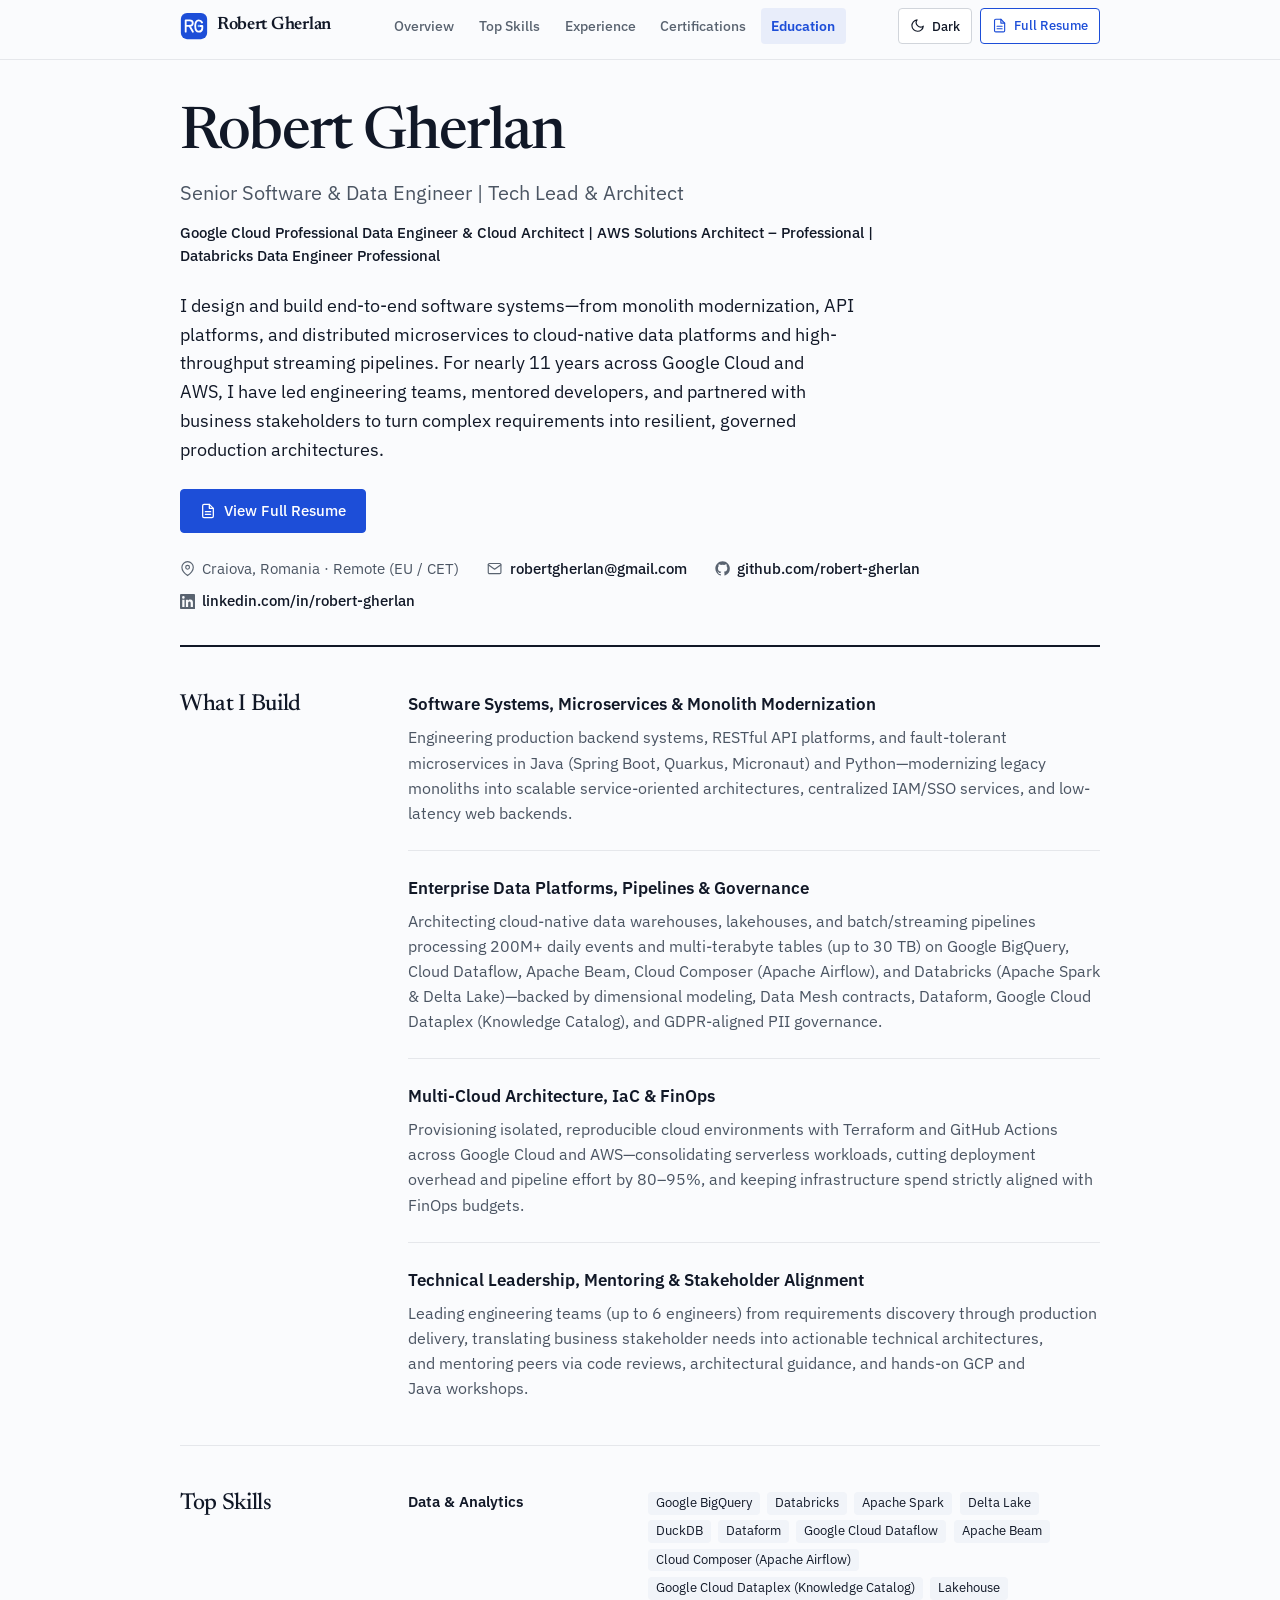
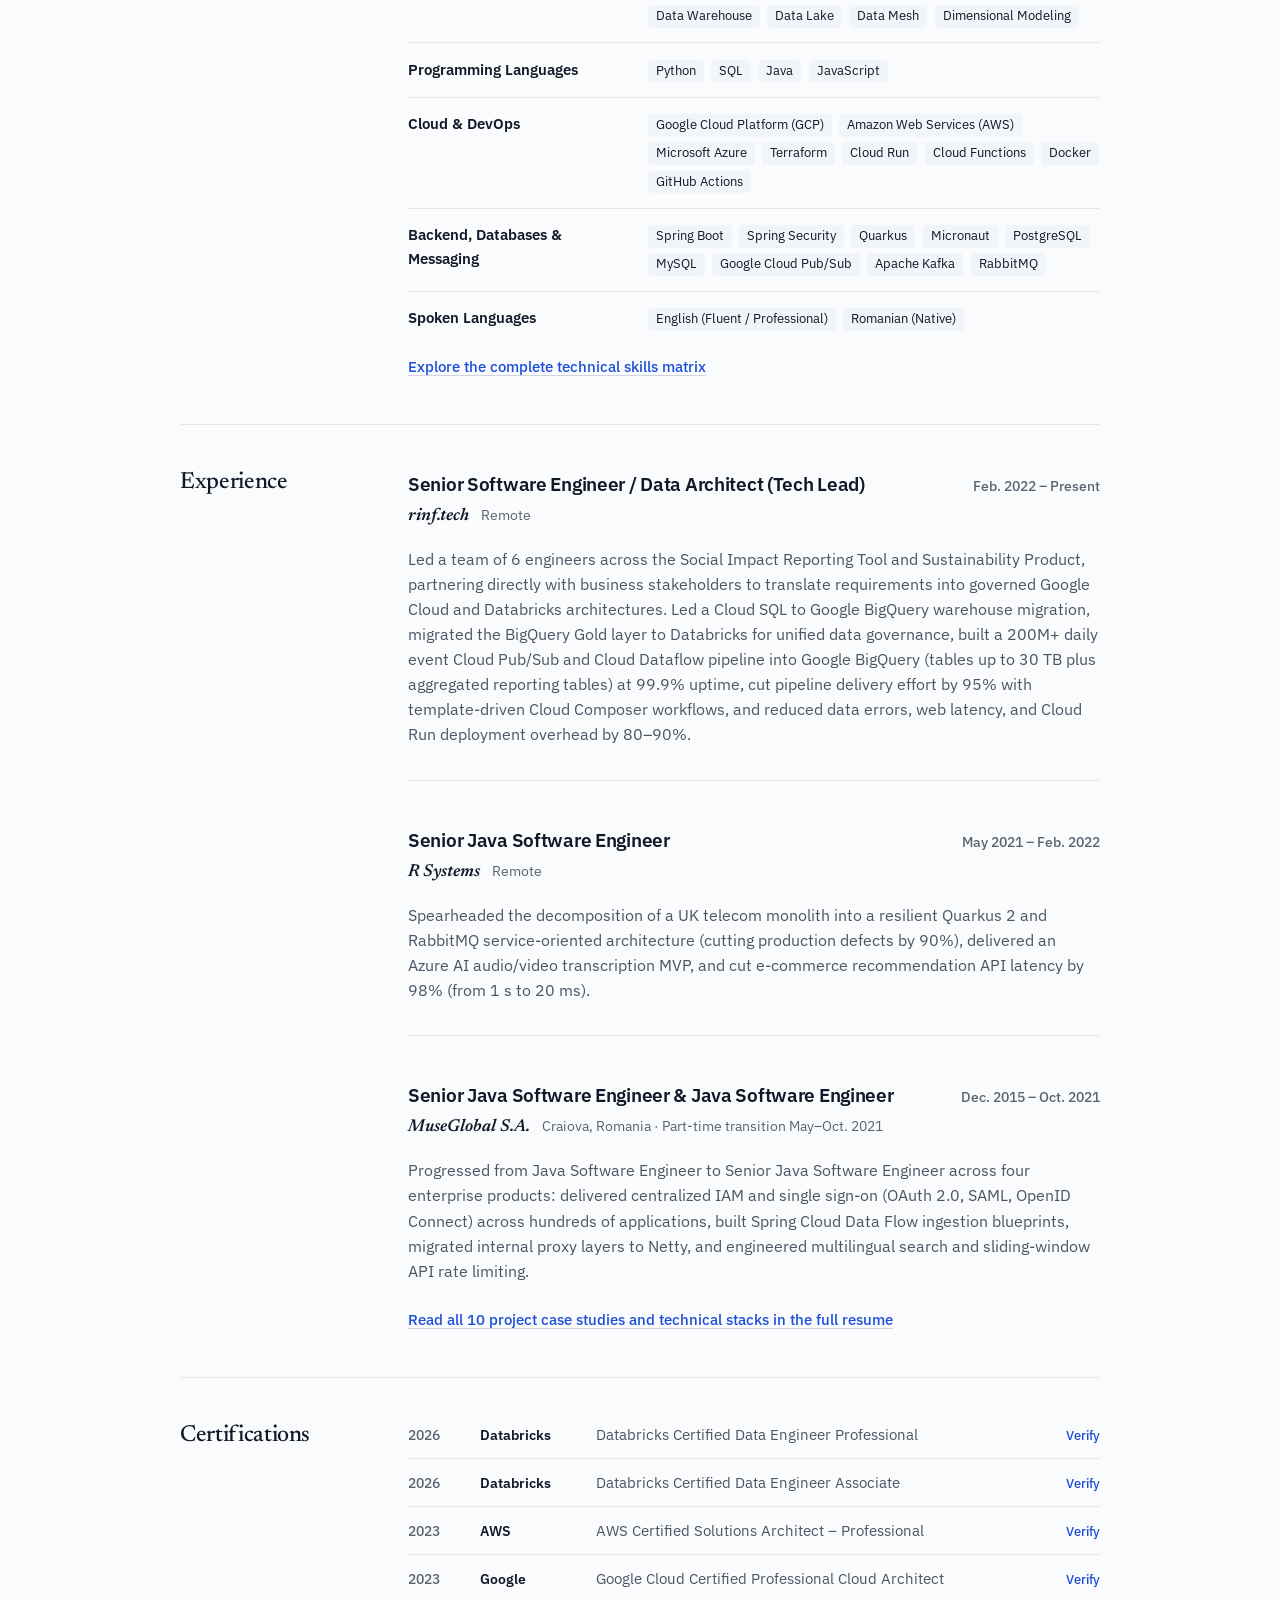
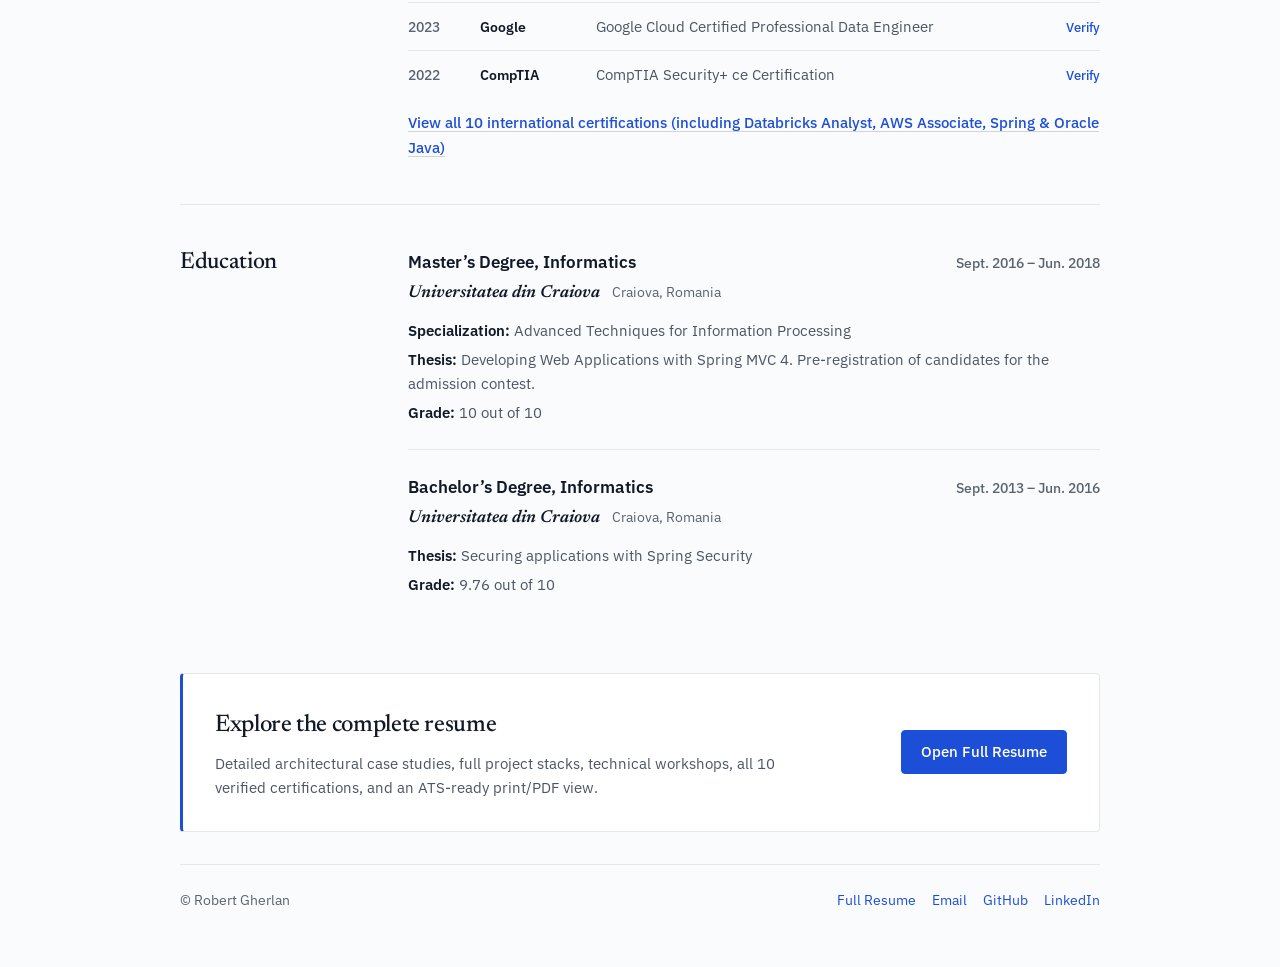
<file: index.html>
<!DOCTYPE html>
<html lang="en" data-theme="light">
    <head>
        <meta charset="utf-8" />
        <meta name="viewport" content="width=device-width, initial-scale=1, viewport-fit=cover" />
        <meta
            name="description"
            content="Robert Gherlan - Senior Software &amp; Data Engineer, Tech Lead, and Architect with nearly 11 years of experience building software systems, microservices, and cloud-native data platforms on Google Cloud and AWS."
        />
        <meta name="author" content="Robert Gherlan" />
        <meta name="color-scheme" content="light dark" />
        <meta property="og:title" content="Robert Gherlan - Senior Software &amp; Data Engineer | Tech Lead &amp; Architect" />
        <meta
            property="og:description"
            content="Nearly 11 years of experience building distributed software systems, microservices, monolith modernizations, and cloud-native data platforms on Google Cloud, AWS, and Databricks."
        />
        <meta property="og:type" content="website" />
        <title>Robert Gherlan - Senior Software &amp; Data Engineer | Tech Lead &amp; Architect</title>
        <link rel="icon" type="image/svg+xml" href="assets/img/favicon.svg" />

        <!-- Typography: Newsreader (Editorial Display) + IBM Plex Sans (Technical Body) -->
        <link rel="preconnect" href="https://fonts.googleapis.com" />
        <link rel="preconnect" href="https://fonts.gstatic.com" crossorigin />
        <link
            href="https://fonts.googleapis.com/css2?family=IBM+Plex+Sans:ital,wght@0,400;0,500;0,600;1,400&family=Newsreader:ital,opsz,wght@0,6..72,500;0,6..72,600;1,6..72,500;1,6..72,600&display=swap"
            rel="stylesheet"
        />

        <!-- Prevent flash of incorrect theme before stylesheet paints -->
        <script>
            (function () {
                try {
                    var saved = localStorage.getItem("rg-resume-theme");
                    if (saved === "dark" || saved === "light") {
                        document.documentElement.setAttribute("data-theme", saved);
                    } else if (window.matchMedia && window.matchMedia("(prefers-color-scheme: dark)").matches) {
                        document.documentElement.setAttribute("data-theme", "dark");
                    }
                } catch (e) {}
            })();
        </script>

        <link rel="stylesheet" href="css/styles.css" />
        <script src="js/scripts.js" defer></script>
    </head>
    <body id="top">
        <a class="skip-link" href="#main-content">Skip to main content</a>

        <!-- Sticky Top Navigation -->
        <header class="site-header">
            <div class="site-header-inner">
                <a class="site-brand" href="#top" aria-label="Robert Gherlan">
                    <img class="brand-mark" src="assets/img/favicon.svg" alt="" width="28" height="28" aria-hidden="true" />
                    <span class="brand-name">Robert Gherlan</span>
                </a>

                <nav class="site-nav" aria-label="Primary navigation">
                    <a class="site-nav-link" href="#overview" aria-current="true">Overview</a>
                    <a class="site-nav-link" href="#expertise">Top Skills</a>
                    <a class="site-nav-link" href="#experience">Experience</a>
                    <a class="site-nav-link" href="#certifications">Certifications</a>
                    <a class="site-nav-link" href="#education">Education</a>
                </nav>

                <div class="header-controls">
                    <button
                        type="button"
                        class="control-btn theme-btn"
                        id="theme-toggle"
                        aria-pressed="false"
                        aria-label="Switch to dark theme"
                    >
                        <svg class="icon-moon" viewBox="0 0 24 24" fill="none" stroke="currentColor" stroke-width="1.8" stroke-linecap="round" stroke-linejoin="round" aria-hidden="true">
                            <path d="M21 12.79A9 9 0 1 1 11.21 3 7 7 0 0 0 21 12.79z"></path>
                        </svg>
                        <svg class="icon-sun" viewBox="0 0 24 24" fill="none" stroke="currentColor" stroke-width="1.8" stroke-linecap="round" stroke-linejoin="round" aria-hidden="true">
                            <circle cx="12" cy="12" r="5"></circle>
                            <line x1="12" y1="1" x2="12" y2="3"></line>
                            <line x1="12" y1="21" x2="12" y2="23"></line>
                            <line x1="4.22" y1="4.22" x2="5.64" y2="5.64"></line>
                            <line x1="18.36" y1="18.36" x2="19.78" y2="19.78"></line>
                            <line x1="1" y1="12" x2="3" y2="12"></line>
                            <line x1="21" y1="12" x2="23" y2="12"></line>
                            <line x1="4.22" y1="19.78" x2="5.64" y2="18.36"></line>
                            <line x1="18.36" y1="5.64" x2="19.78" y2="4.22"></line>
                        </svg>
                        <span class="control-label">Dark</span>
                    </button>

                    <a class="control-btn header-cta" href="resume.html" aria-label="Open full resume">
                        <svg viewBox="0 0 24 24" fill="none" stroke="currentColor" stroke-width="1.8" stroke-linecap="round" stroke-linejoin="round" aria-hidden="true">
                            <path d="M14 2H6a2 2 0 0 0-2 2v16a2 2 0 0 0 2 2h12a2 2 0 0 0 2-2V8z"></path>
                            <polyline points="14 2 14 8 20 8"></polyline>
                            <line x1="16" y1="13" x2="8" y2="13"></line>
                            <line x1="16" y1="17" x2="8" y2="17"></line>
                        </svg>
                        <span class="control-label">Full Resume</span>
                    </a>
                </div>
            </div>
        </header>

        <main class="resume-document" id="main-content">
            <!-- Presentation Masthead -->
            <header class="masthead">
                <h1 class="masthead-name">Robert Gherlan</h1>
                <p class="masthead-role">Senior Software &amp; Data Engineer | Tech Lead &amp; Architect</p>
                <p class="masthead-credentials">
                    Google Cloud Professional Data Engineer &amp; Cloud Architect | AWS Solutions Architect &ndash; Professional |
                    Databricks Data Engineer Professional
                </p>
                <p class="masthead-pitch">
                    I design and build end-to-end software systems&mdash;from monolith modernization, API platforms, and
                    distributed microservices to cloud-native data platforms and high-throughput streaming pipelines. For nearly
                    11&nbsp;years across Google Cloud and AWS, I have led engineering teams, mentored developers, and partnered
                    with business stakeholders to turn complex requirements into resilient, governed production architectures.
                </p>

                <div class="cta-group">
                    <a class="primary-btn" href="resume.html">
                        <svg viewBox="0 0 24 24" fill="none" stroke="currentColor" stroke-width="1.9" stroke-linecap="round" stroke-linejoin="round" aria-hidden="true">
                            <path d="M14 2H6a2 2 0 0 0-2 2v16a2 2 0 0 0 2 2h12a2 2 0 0 0 2-2V8z"></path>
                            <polyline points="14 2 14 8 20 8"></polyline>
                            <line x1="16" y1="13" x2="8" y2="13"></line>
                            <line x1="16" y1="17" x2="8" y2="17"></line>
                        </svg>
                        View Full Resume
                    </a>
                </div>

                <ul class="contact-list" aria-label="Contact information">
                    <li class="contact-item">
                        <svg viewBox="0 0 24 24" fill="none" stroke="currentColor" stroke-width="1.8" stroke-linecap="round" stroke-linejoin="round" aria-hidden="true">
                            <path d="M21 10c0 7-9 13-9 13s-9-6-9-13a9 9 0 0 1 18 0z"></path>
                            <circle cx="12" cy="10" r="3"></circle>
                        </svg>
                        <span>Craiova, Romania &middot; Remote (EU / CET)</span>
                    </li>
                    <li class="contact-item">
                        <svg viewBox="0 0 24 24" fill="none" stroke="currentColor" stroke-width="1.8" stroke-linecap="round" stroke-linejoin="round" aria-hidden="true">
                            <path d="M4 4h16c1.1 0 2 .9 2 2v12c0 1.1-.9 2-2 2H4c-1.1 0-2-.9-2-2V6c0-1.1.9-2 2-2z"></path>
                            <polyline points="22,6 12,13 2,6"></polyline>
                        </svg>
                        <a href="mailto:robertgherlan@gmail.com">robertgherlan@gmail.com</a>
                    </li>
                    <li class="contact-item">
                        <svg viewBox="0 0 24 24" fill="currentColor" aria-hidden="true">
                            <path d="M12 .5C5.65.5.5 5.65.5 12c0 5.09 3.29 9.4 7.86 10.92.58.1.79-.25.79-.56 0-.28-.01-1.02-.02-2-3.2.7-3.88-1.54-3.88-1.54-.52-1.33-1.28-1.68-1.28-1.68-1.05-.71.08-.7.08-.7 1.16.08 1.77 1.19 1.77 1.19 1.03 1.76 2.7 1.25 3.36.96.1-.75.4-1.25.73-1.54-2.55-.29-5.24-1.28-5.24-5.68 0-1.26.45-2.28 1.19-3.09-.12-.29-.52-1.46.11-3.05 0 0 .97-.31 3.18 1.18a11.07 11.07 0 0 1 5.8 0c2.2-1.49 3.17-1.18 3.17-1.18.63 1.59.23 2.76.12 3.05.74.81 1.18 1.83 1.18 3.09 0 4.41-2.69 5.38-5.26 5.67.41.36.78 1.06.78 2.14 0 1.55-.01 2.79-.01 3.17 0 .31.21.67.8.56A11.51 11.51 0 0 0 23.5 12C23.5 5.65 18.35.5 12 .5z"></path>
                        </svg>
                        <a href="https://github.com/robert-gherlan" target="_blank" rel="noopener noreferrer">github.com/robert-gherlan</a>
                    </li>
                    <li class="contact-item">
                        <svg viewBox="0 0 24 24" fill="currentColor" aria-hidden="true">
                            <path d="M20.45 20.45h-3.56v-5.57c0-1.33-.03-3.04-1.85-3.04-1.85 0-2.14 1.45-2.14 2.94v5.67H9.34V9h3.41v1.56h.05c.48-.9 1.64-1.85 3.37-1.85 3.6 0 4.27 2.37 4.27 5.46v6.28zM5.34 7.43a2.06 2.06 0 1 1 0-4.12 2.06 2.06 0 0 1 0 4.12zM7.12 20.45H3.56V9h3.56v11.45zM22.23 0H1.77C.79 0 0 .77 0 1.72v20.56C0 23.23.79 24 1.77 24h20.46c.98 0 1.77-.77 1.77-1.72V1.72C24 .77 23.21 0 22.23 0z"></path>
                        </svg>
                        <a href="https://www.linkedin.com/in/robert-gherlan" target="_blank" rel="noopener noreferrer">linkedin.com/in/robert-gherlan</a>
                    </li>
                </ul>
            </header>

            <!-- What I Build / Architectural Focus -->
            <section class="resume-section" id="overview" aria-labelledby="heading-overview">
                <div class="section-heading-col">
                    <h2 class="section-heading" id="heading-overview">What I Build</h2>
                </div>

                <div class="section-content-col">
                    <div class="focus-list">
                        <div class="focus-item">
                            <h3 class="focus-title">Software Systems, Microservices &amp; Monolith Modernization</h3>
                            <p class="focus-copy">
                                Engineering production backend systems, RESTful API platforms, and fault-tolerant microservices in
                                Java (Spring Boot, Quarkus, Micronaut) and Python&mdash;modernizing legacy monoliths into scalable
                                service-oriented architectures, centralized IAM/SSO services, and low-latency web backends.
                            </p>
                        </div>

                        <div class="focus-item">
                            <h3 class="focus-title">Enterprise Data Platforms, Pipelines &amp; Governance</h3>
                            <p class="focus-copy">
                                Architecting cloud-native data warehouses, lakehouses, and batch/streaming pipelines processing
                                200M+&nbsp;daily events and multi-terabyte tables (up to 30&nbsp;TB) on Google BigQuery, Cloud
                                Dataflow, Apache Beam, Cloud Composer (Apache Airflow), and Databricks (Apache Spark &amp; Delta
                                Lake)&mdash;backed by dimensional modeling, Data Mesh contracts, Dataform, Google Cloud Dataplex
                                (Knowledge Catalog), and GDPR-aligned PII governance.
                            </p>
                        </div>

                        <div class="focus-item">
                            <h3 class="focus-title">Multi-Cloud Architecture, IaC &amp; FinOps</h3>
                            <p class="focus-copy">
                                Provisioning isolated, reproducible cloud environments with Terraform and GitHub Actions across Google
                                Cloud and AWS&mdash;consolidating serverless workloads, cutting deployment overhead and pipeline effort
                                by 80&ndash;95%, and keeping infrastructure spend strictly aligned with FinOps budgets.
                            </p>
                        </div>

                        <div class="focus-item">
                            <h3 class="focus-title">Technical Leadership, Mentoring &amp; Stakeholder Alignment</h3>
                            <p class="focus-copy">
                                Leading engineering teams (up to 6&nbsp;engineers) from requirements discovery through production
                                delivery, translating business stakeholder needs into actionable technical architectures, and mentoring
                                peers via code reviews, architectural guidance, and hands-on GCP and Java workshops.
                            </p>
                        </div>
                    </div>
                </div>
            </section>

            <!-- Top Skills (Placed ahead of Experience for fast recruiter keyword scanning) -->
            <section class="resume-section" id="expertise" aria-labelledby="heading-expertise">
                <div class="section-heading-col">
                    <h2 class="section-heading" id="heading-expertise">Top Skills</h2>
                </div>

                <div class="section-content-col">
                    <dl class="skills-list">
                        <div class="skill-row">
                            <dt class="skill-term">Data &amp; Analytics</dt>
                            <dd class="skill-values">
                                <span class="tech-tag">Google BigQuery</span>
                                <span class="tech-tag">Databricks</span>
                                <span class="tech-tag">Apache Spark</span>
                                <span class="tech-tag">Delta Lake</span>
                                <span class="tech-tag">DuckDB</span>
                                <span class="tech-tag">Dataform</span>
                                <span class="tech-tag">Google Cloud Dataflow</span>
                                <span class="tech-tag">Apache Beam</span>
                                <span class="tech-tag">Cloud Composer (Apache Airflow)</span>
                                <span class="tech-tag">Google Cloud Dataplex (Knowledge Catalog)</span>
                                <span class="tech-tag">Lakehouse</span>
                                <span class="tech-tag">Data Warehouse</span>
                                <span class="tech-tag">Data Lake</span>
                                <span class="tech-tag">Data Mesh</span>
                                <span class="tech-tag">Dimensional Modeling</span>
                            </dd>
                        </div>

                        <div class="skill-row">
                            <dt class="skill-term">Programming Languages</dt>
                            <dd class="skill-values">
                                <span class="tech-tag">Python</span>
                                <span class="tech-tag">SQL</span>
                                <span class="tech-tag">Java</span>
                                <span class="tech-tag">JavaScript</span>
                            </dd>
                        </div>

                        <div class="skill-row">
                            <dt class="skill-term">Cloud &amp; DevOps</dt>
                            <dd class="skill-values">
                                <span class="tech-tag">Google Cloud Platform (GCP)</span>
                                <span class="tech-tag">Amazon Web Services (AWS)</span>
                                <span class="tech-tag">Microsoft Azure</span>
                                <span class="tech-tag">Terraform</span>
                                <span class="tech-tag">Cloud Run</span>
                                <span class="tech-tag">Cloud Functions</span>
                                <span class="tech-tag">Docker</span>
                                <span class="tech-tag">GitHub Actions</span>
                            </dd>
                        </div>

                        <div class="skill-row">
                            <dt class="skill-term">Backend, Databases &amp; Messaging</dt>
                            <dd class="skill-values">
                                <span class="tech-tag">Spring Boot</span>
                                <span class="tech-tag">Spring Security</span>
                                <span class="tech-tag">Quarkus</span>
                                <span class="tech-tag">Micronaut</span>
                                <span class="tech-tag">PostgreSQL</span>
                                <span class="tech-tag">MySQL</span>
                                <span class="tech-tag">Google Cloud Pub/Sub</span>
                                <span class="tech-tag">Apache Kafka</span>
                                <span class="tech-tag">RabbitMQ</span>
                            </dd>
                        </div>

                        <div class="skill-row">
                            <dt class="skill-term">Spoken Languages</dt>
                            <dd class="skill-values">
                                <span class="tech-tag">English (Fluent / Professional)</span>
                                <span class="tech-tag">Romanian (Native)</span>
                            </dd>
                        </div>
                    </dl>

                    <a class="section-more-link" href="resume.html#skills">
                        Explore the complete technical skills matrix
                    </a>
                </div>
            </section>

            <!-- Experience Snapshot -->
            <section class="resume-section" id="experience" aria-labelledby="heading-experience">
                <div class="section-heading-col">
                    <h2 class="section-heading" id="heading-experience">Experience</h2>
                </div>

                <div class="section-content-col">
                    <div class="experience-list">
                        <article class="role-entry">
                            <div class="role-header">
                                <div>
                                    <h3 class="role-title">Senior Software Engineer / Data Architect (Tech Lead)</h3>
                                    <div class="role-org">
                                        <span class="role-company">rinf.tech</span>
                                        <span class="role-location">Remote</span>
                                    </div>
                                </div>
                                <div class="role-dates">Feb. 2022 &ndash; Present</div>
                            </div>
                            <p class="role-summary">
                                Led a team of 6&nbsp;engineers across the Social Impact Reporting Tool and Sustainability Product,
                                partnering directly with business stakeholders to translate requirements into governed Google Cloud and
                                Databricks architectures. Led a Cloud SQL to Google BigQuery warehouse migration, migrated the BigQuery
                                Gold layer to Databricks for unified data governance, built a 200M+&nbsp;daily event Cloud Pub/Sub
                                and Cloud Dataflow pipeline into Google BigQuery (tables up to 30&nbsp;TB plus aggregated reporting
                                tables) at 99.9%&nbsp;uptime, cut pipeline delivery effort by 95% with template-driven Cloud Composer
                                workflows, and reduced data errors, web latency, and Cloud Run deployment overhead by 80&ndash;90%.
                            </p>
                        </article>

                        <article class="role-entry">
                            <div class="role-header">
                                <div>
                                    <h3 class="role-title">Senior Java Software Engineer</h3>
                                    <div class="role-org">
                                        <span class="role-company">R Systems</span>
                                        <span class="role-location">Remote</span>
                                    </div>
                                </div>
                                <div class="role-dates">May 2021 &ndash; Feb. 2022</div>
                            </div>
                            <p class="role-summary">
                                Spearheaded the decomposition of a UK telecom monolith into a resilient Quarkus&nbsp;2 and RabbitMQ
                                service-oriented architecture (cutting production defects by 90%), delivered an Azure AI audio/video
                                transcription MVP, and cut e-commerce recommendation API latency by 98% (from 1&nbsp;s to 20&nbsp;ms).
                            </p>
                        </article>

                        <article class="role-entry">
                            <div class="role-header">
                                <div>
                                    <h3 class="role-title">Senior Java Software Engineer &amp; Java Software Engineer</h3>
                                    <div class="role-org">
                                        <span class="role-company">MuseGlobal S.A.</span>
                                        <span class="role-location">Craiova, Romania &middot; Part-time transition May&ndash;Oct. 2021</span>
                                    </div>
                                </div>
                                <div class="role-dates">Dec. 2015 &ndash; Oct. 2021</div>
                            </div>
                            <p class="role-summary">
                                Progressed from Java Software Engineer to Senior Java Software Engineer across four enterprise products:
                                delivered centralized IAM and single sign-on (OAuth&nbsp;2.0, SAML, OpenID Connect) across hundreds of
                                applications, built Spring Cloud Data Flow ingestion blueprints, migrated internal proxy layers to Netty,
                                and engineered multilingual search and sliding-window API rate limiting.
                            </p>
                        </article>
                    </div>

                    <a class="section-more-link" href="resume.html#experience">
                        Read all 10 project case studies and technical stacks in the full resume
                    </a>
                </div>
            </section>

            <!-- Featured Certifications -->
            <section class="resume-section" id="certifications" aria-labelledby="heading-certifications">
                <div class="section-heading-col">
                    <h2 class="section-heading" id="heading-certifications">Certifications</h2>
                </div>

                <div class="section-content-col">
                    <ul class="cert-list">
                        <li class="cert-row">
                            <span class="cert-year">2026</span>
                            <span class="cert-issuer">Databricks</span>
                            <span class="cert-title">Databricks Certified Data Engineer Professional</span>
                            <a
                                class="cert-link"
                                href="https://credentials.databricks.com/5624499f-612b-4bf7-9fcb-f383bb1b5abe"
                                target="_blank"
                                rel="noopener noreferrer"
                                aria-label="Verify Databricks Certified Data Engineer Professional credential"
                            >
                                Verify
                            </a>
                        </li>
                        <li class="cert-row">
                            <span class="cert-year">2026</span>
                            <span class="cert-issuer">Databricks</span>
                            <span class="cert-title">Databricks Certified Data Engineer Associate</span>
                            <a
                                class="cert-link"
                                href="https://credentials.databricks.com/92c6b689-42cb-4cb2-b7e9-c7008d16eca3"
                                target="_blank"
                                rel="noopener noreferrer"
                                aria-label="Verify Databricks Certified Data Engineer Associate credential"
                            >
                                Verify
                            </a>
                        </li>
                        <li class="cert-row">
                            <span class="cert-year">2023</span>
                            <span class="cert-issuer">AWS</span>
                            <span class="cert-title">AWS Certified Solutions Architect &ndash; Professional</span>
                            <a
                                class="cert-link"
                                href="https://www.credly.com/badges/6ce6b44e-68ce-48d5-a7a5-a6d6f462f1bb"
                                target="_blank"
                                rel="noopener noreferrer"
                                aria-label="Verify AWS Certified Solutions Architect Professional credential"
                            >
                                Verify
                            </a>
                        </li>
                        <li class="cert-row">
                            <span class="cert-year">2023</span>
                            <span class="cert-issuer">Google</span>
                            <span class="cert-title">Google Cloud Certified Professional Cloud Architect</span>
                            <a
                                class="cert-link"
                                href="https://www.credly.com/badges/38549dbe-3cd3-4b26-9a23-35ae1ae7f3f7"
                                target="_blank"
                                rel="noopener noreferrer"
                                aria-label="Verify Google Cloud Certified Professional Cloud Architect credential"
                            >
                                Verify
                            </a>
                        </li>
                        <li class="cert-row">
                            <span class="cert-year">2023</span>
                            <span class="cert-issuer">Google</span>
                            <span class="cert-title">Google Cloud Certified Professional Data Engineer</span>
                            <a
                                class="cert-link"
                                href="https://www.credly.com/badges/7d6bdee0-a9ff-472e-9816-283686849f39"
                                target="_blank"
                                rel="noopener noreferrer"
                                aria-label="Verify Google Cloud Certified Professional Data Engineer credential"
                            >
                                Verify
                            </a>
                        </li>
                        <li class="cert-row">
                            <span class="cert-year">2022</span>
                            <span class="cert-issuer">CompTIA</span>
                            <span class="cert-title">CompTIA Security+ ce Certification</span>
                            <a
                                class="cert-link"
                                href="https://www.credly.com/badges/abd036c6-5edb-4757-a430-3440c31c62b9"
                                target="_blank"
                                rel="noopener noreferrer"
                                aria-label="Verify CompTIA Security+ ce Certification credential"
                            >
                                Verify
                            </a>
                        </li>
                    </ul>

                    <a class="section-more-link" href="resume.html#certifications">
                        View all 10 international certifications (including Databricks Analyst, AWS Associate, Spring &amp; Oracle Java)
                    </a>
                </div>
            </section>

            <!-- Education -->
            <section class="resume-section" id="education" aria-labelledby="heading-education">
                <div class="section-heading-col">
                    <h2 class="section-heading" id="heading-education">Education</h2>
                </div>

                <div class="section-content-col">
                    <div class="education-list">
                        <article class="edu-entry">
                            <div class="edu-meta">
                                <div>
                                    <h3 class="edu-degree">Master&rsquo;s Degree, Informatics</h3>
                                    <div class="role-org">
                                        <span class="role-company">Universitatea din Craiova</span>
                                        <span class="role-location">Craiova, Romania</span>
                                    </div>
                                </div>
                                <div class="role-dates">Sept. 2016 &ndash; Jun. 2018</div>
                            </div>
                            <ul class="edu-details">
                                <li><strong>Specialization:</strong> Advanced Techniques for Information Processing</li>
                                <li>
                                    <strong>Thesis:</strong> Developing Web Applications with Spring MVC&nbsp;4. Pre-registration of
                                    candidates for the admission contest.
                                </li>
                                <li class="tabular"><strong>Grade:</strong> 10 out of 10</li>
                            </ul>
                        </article>

                        <article class="edu-entry">
                            <div class="edu-meta">
                                <div>
                                    <h3 class="edu-degree">Bachelor&rsquo;s Degree, Informatics</h3>
                                    <div class="role-org">
                                        <span class="role-company">Universitatea din Craiova</span>
                                        <span class="role-location">Craiova, Romania</span>
                                    </div>
                                </div>
                                <div class="role-dates">Sept. 2013 &ndash; Jun. 2016</div>
                            </div>
                            <ul class="edu-details">
                                <li><strong>Thesis:</strong> Securing applications with Spring Security</li>
                                <li class="tabular"><strong>Grade:</strong> 9.76 out of 10</li>
                            </ul>
                        </article>
                    </div>
                </div>
            </section>

            <!-- Closing Full Resume Callout -->
            <aside class="resume-callout" aria-labelledby="callout-heading">
                <div class="callout-body">
                    <h2 class="callout-title" id="callout-heading">Explore the complete resume</h2>
                    <p class="callout-copy">
                        Detailed architectural case studies, full project stacks, technical workshops, all 10 verified certifications,
                        and an ATS-ready print/PDF view.
                    </p>
                </div>
                <div class="callout-actions">
                    <a class="primary-btn" href="resume.html">Open Full Resume</a>
                </div>
            </aside>

            <footer class="site-footer">
                <div>&copy; Robert Gherlan</div>
                <div class="footer-links">
                    <a href="resume.html">Full Resume</a>
                    <a href="mailto:robertgherlan@gmail.com">Email</a>
                    <a href="https://github.com/robert-gherlan" target="_blank" rel="noopener noreferrer">GitHub</a>
                    <a href="https://www.linkedin.com/in/robert-gherlan" target="_blank" rel="noopener noreferrer">LinkedIn</a>
                </div>
            </footer>
        </main>
    </body>
</html>
</file>
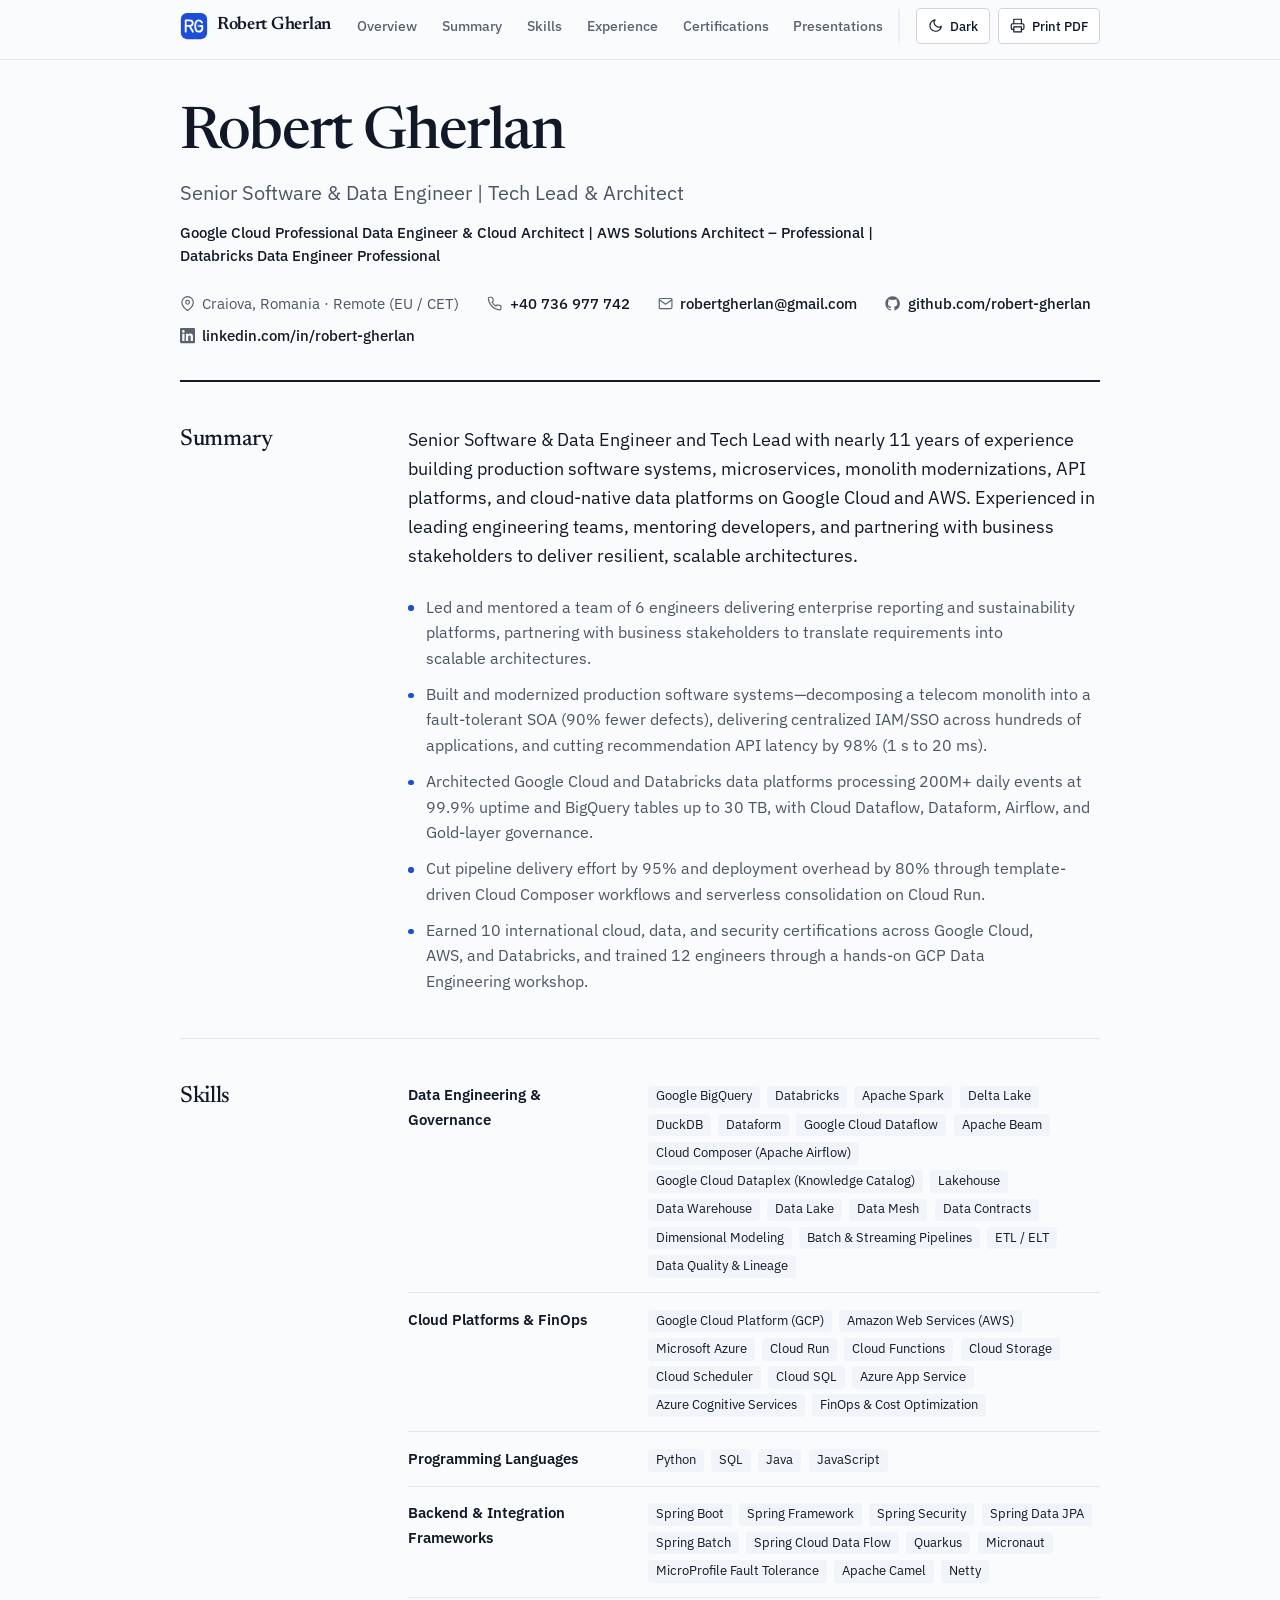
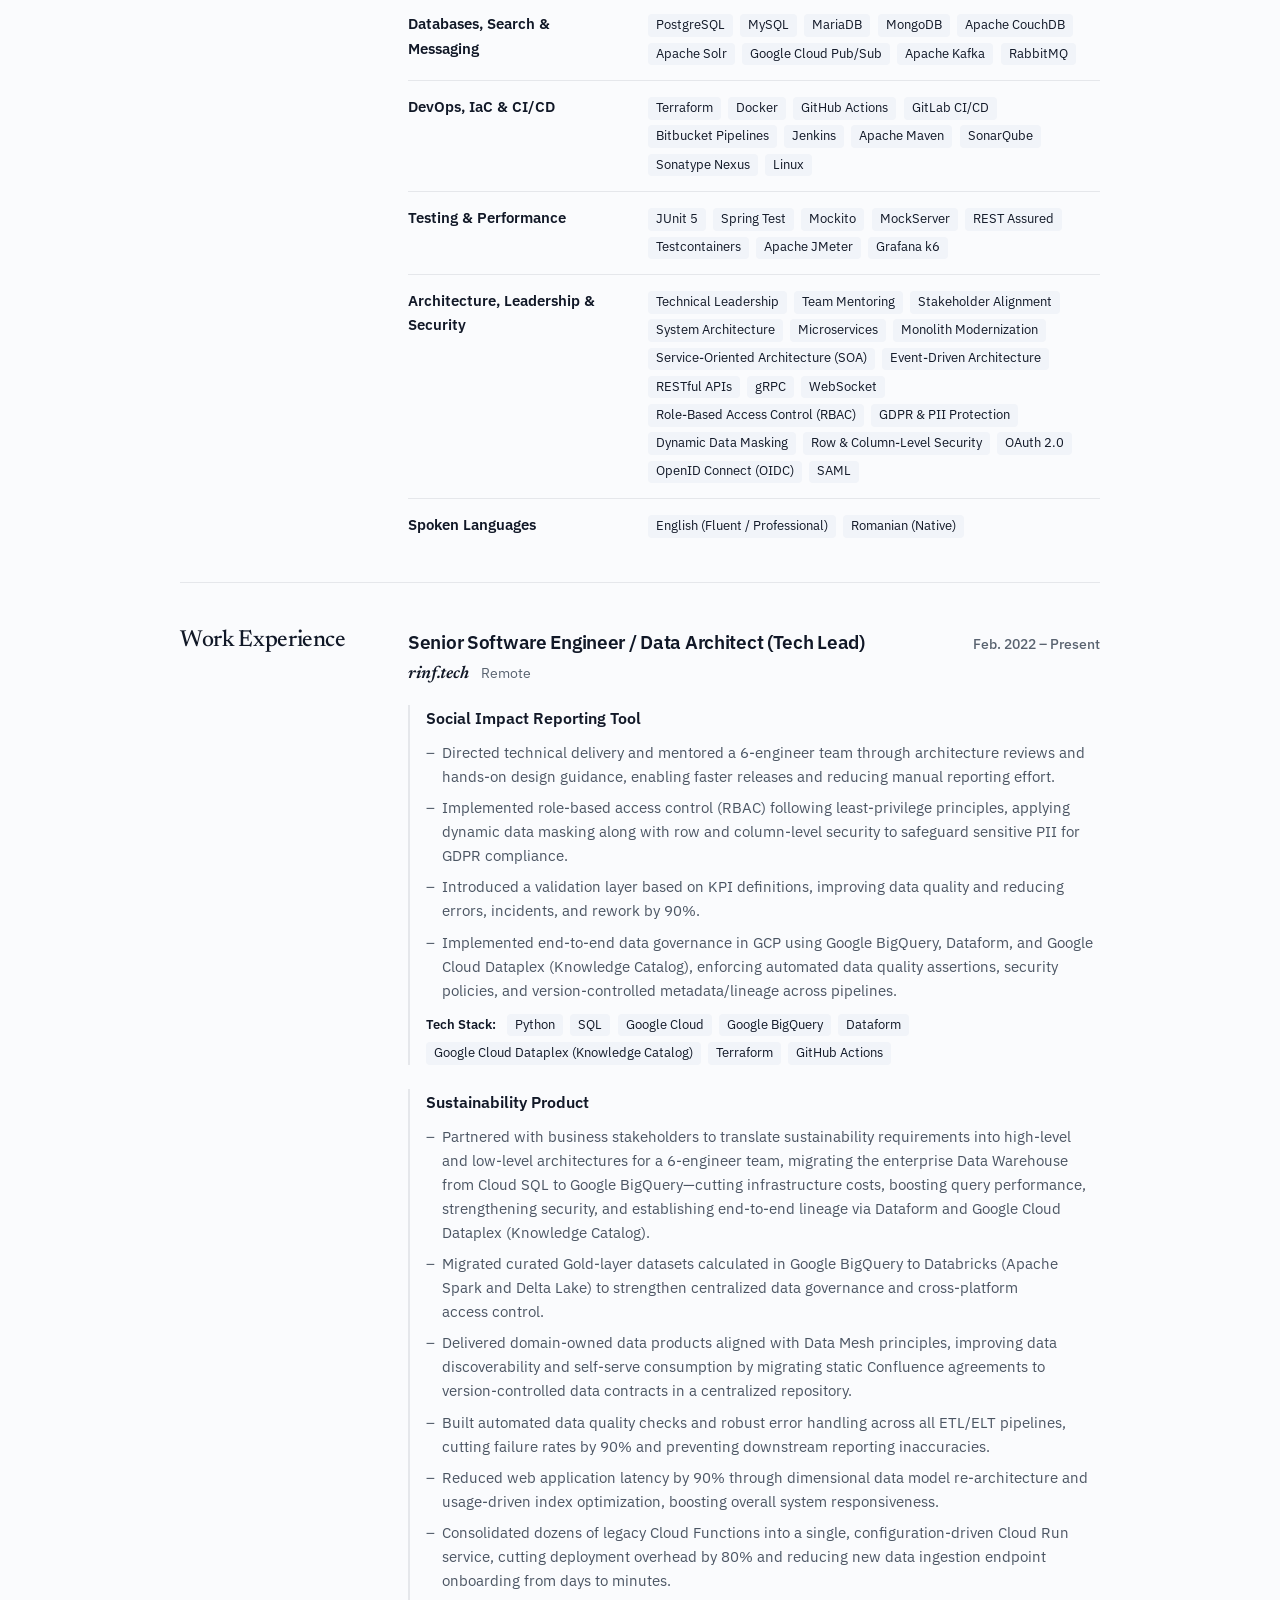
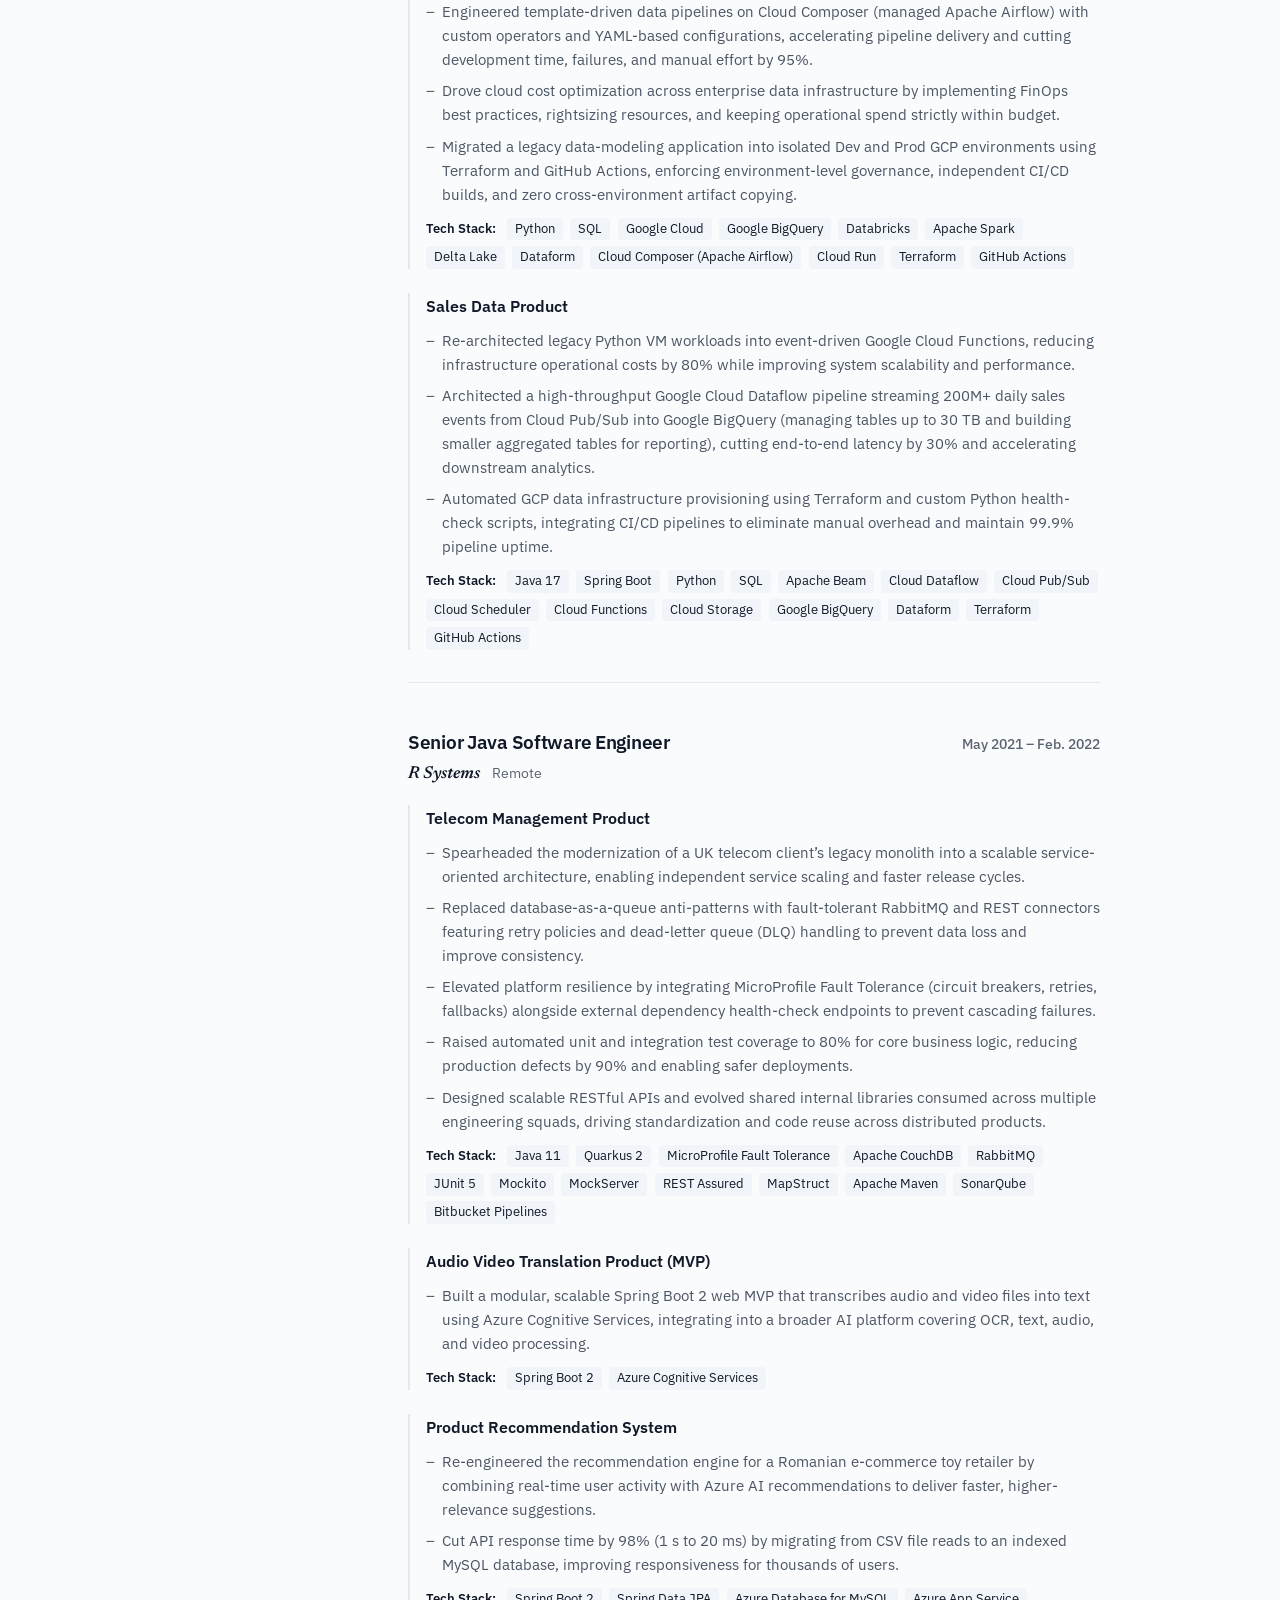
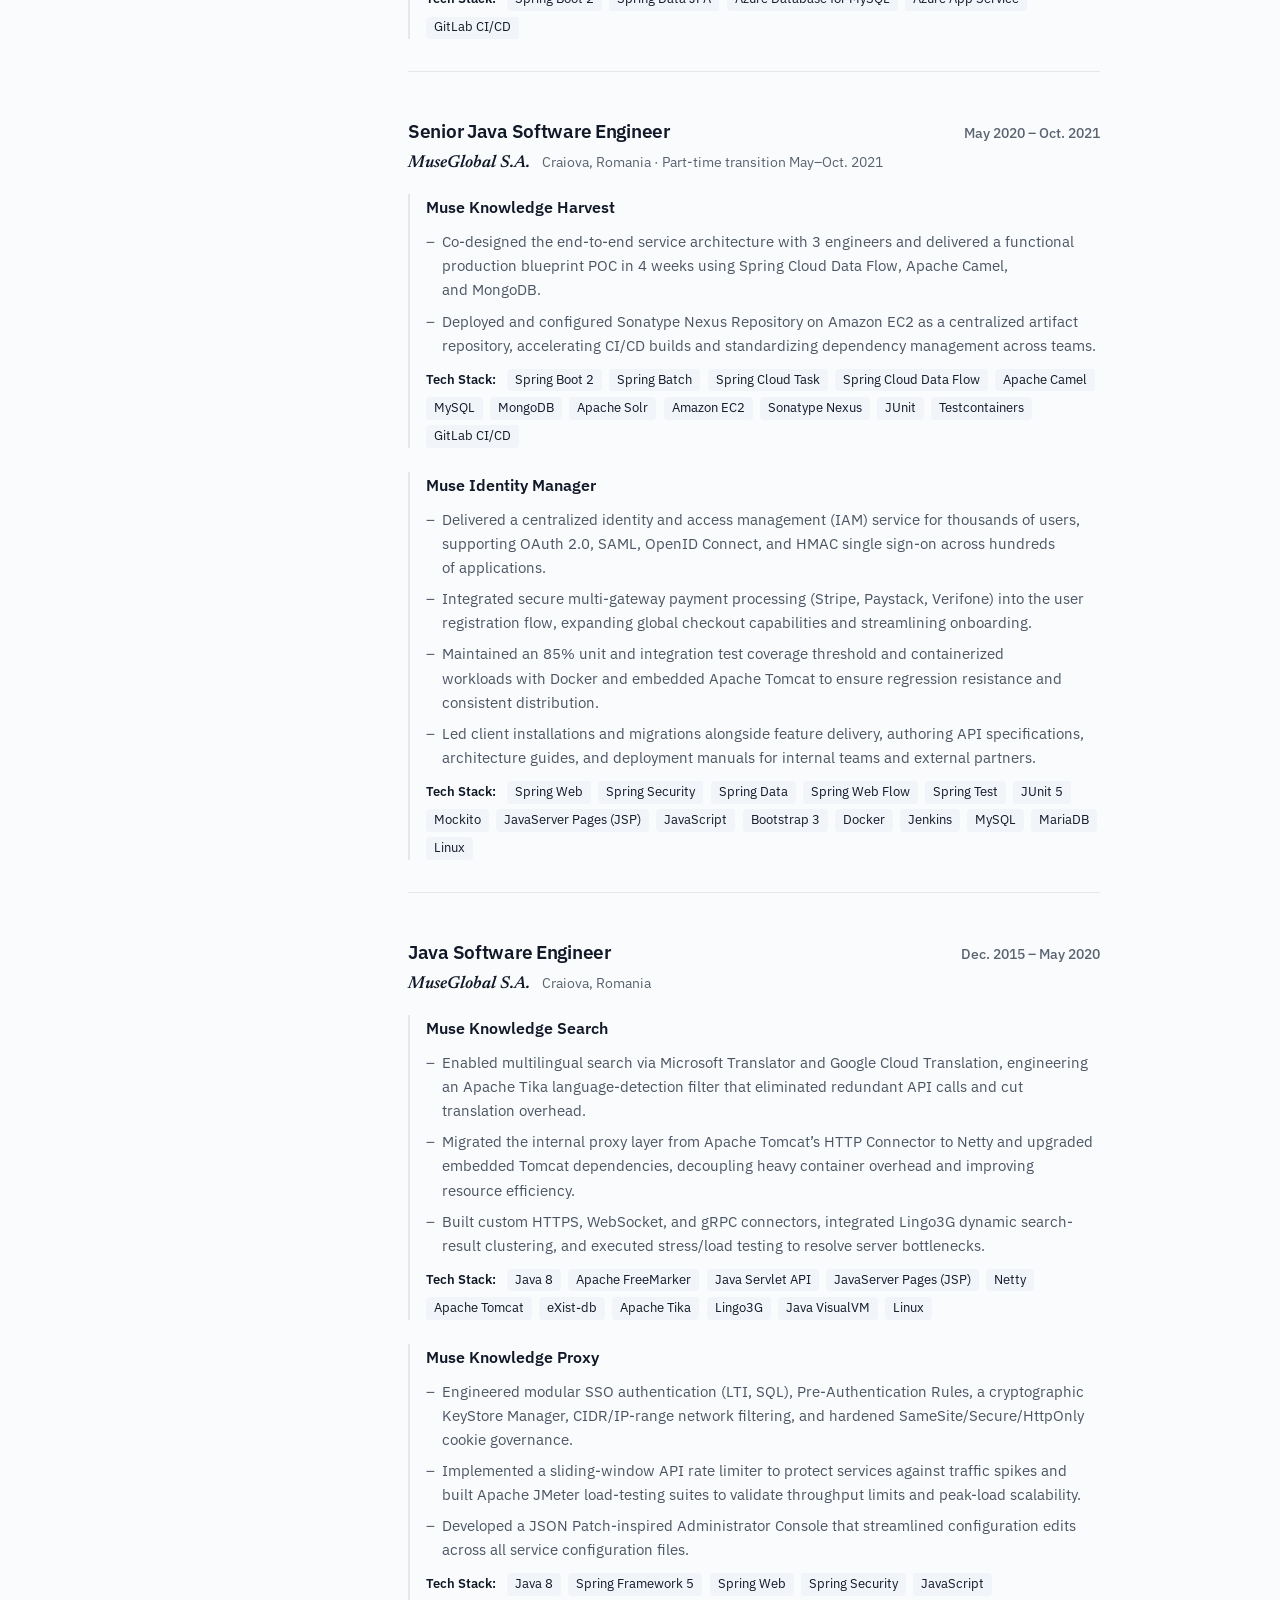
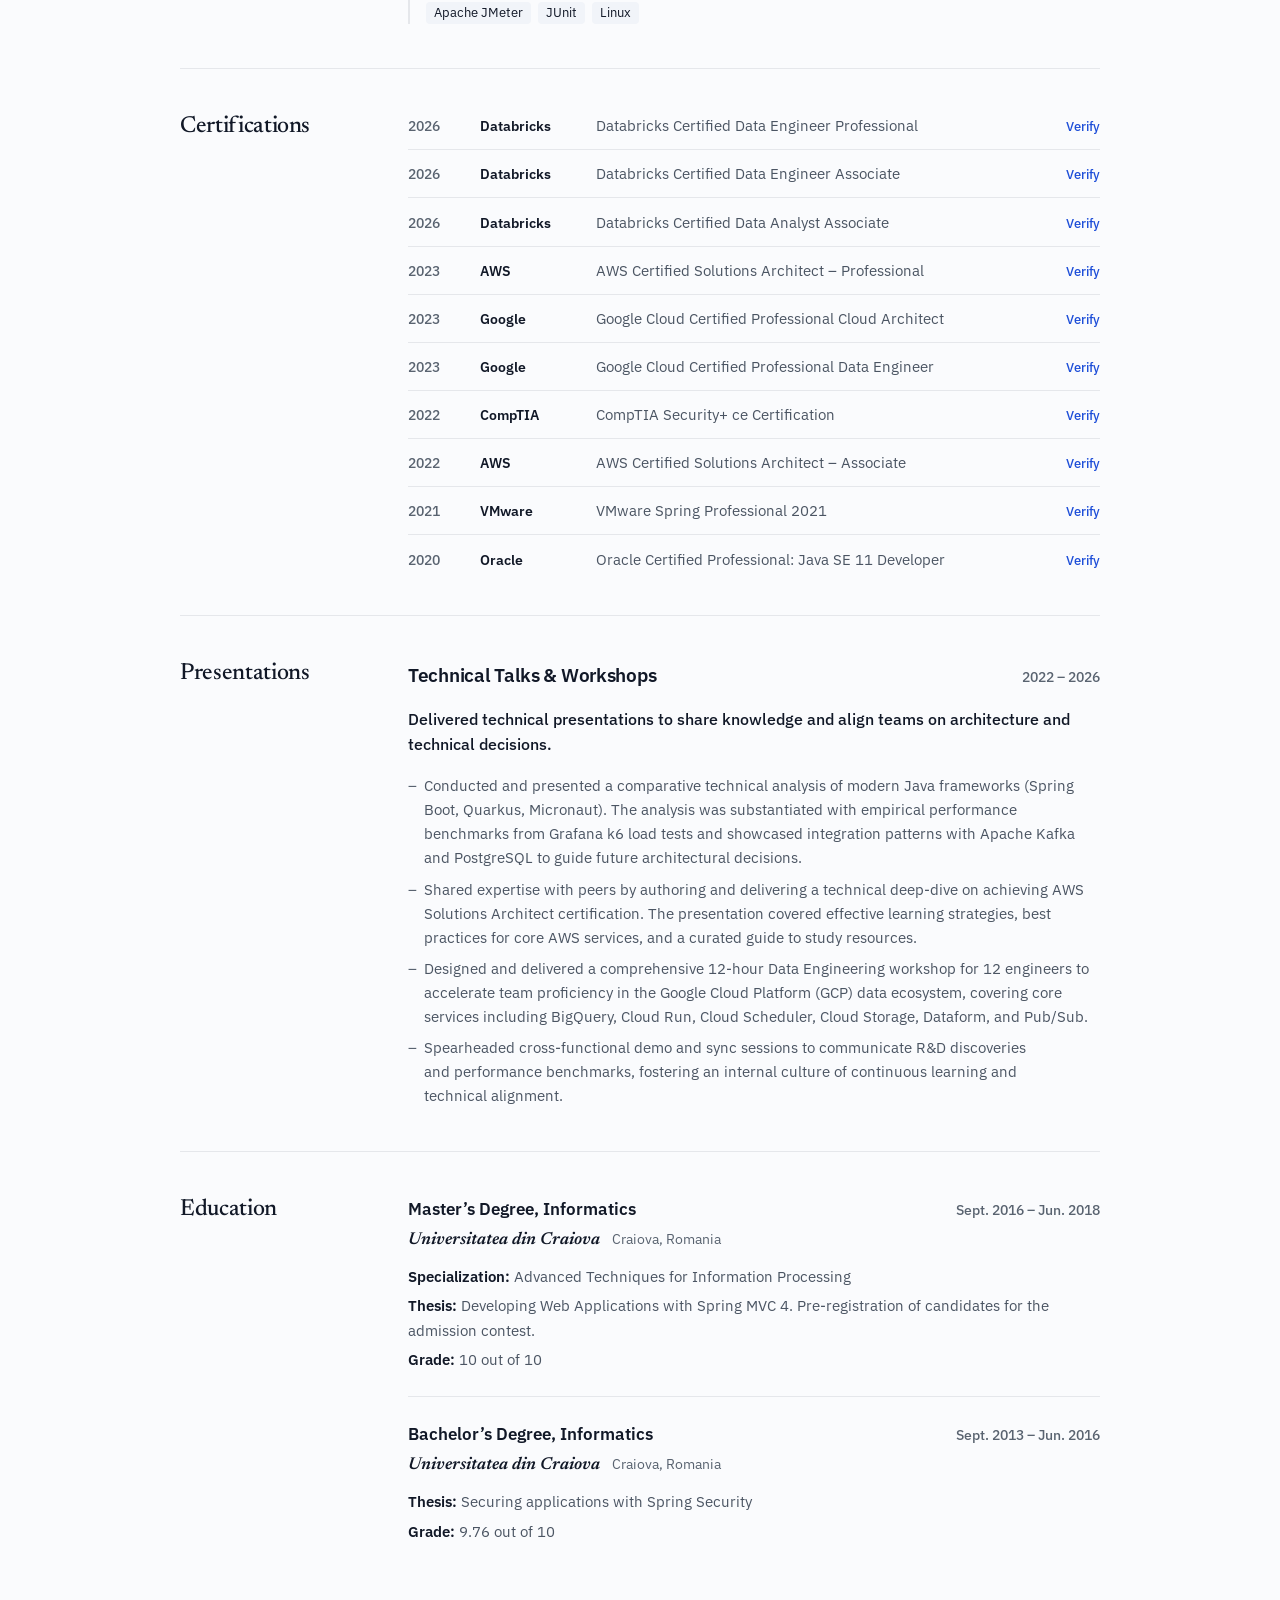
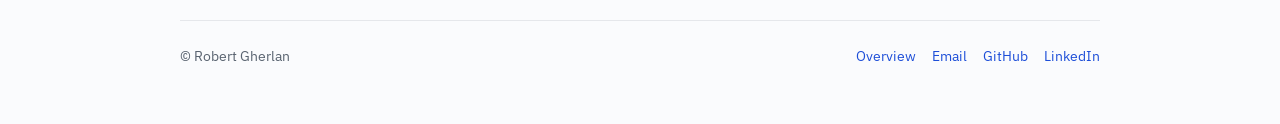
<file: resume.html>
<!DOCTYPE html>
<html lang="en" data-theme="light">
    <head>
        <meta charset="utf-8" />
        <meta name="viewport" content="width=device-width, initial-scale=1, viewport-fit=cover" />
        <meta
            name="description"
            content="Robert Gherlan - Senior Software &amp; Data Engineer, Tech Lead, and Architect with nearly 11 years of experience building software systems, microservices, and cloud-native data platforms on Google Cloud and AWS."
        />
        <meta name="author" content="Robert Gherlan" />
        <meta name="color-scheme" content="light dark" />
        <meta property="og:title" content="Robert Gherlan - Full Resume" />
        <meta
            property="og:description"
            content="Nearly 11 years of experience leading engineering teams, building microservices and monolith modernizations, and designing cloud-native data platforms on Google Cloud, AWS, and Databricks."
        />
        <meta property="og:type" content="website" />
        <title>Robert Gherlan - Resume</title>
        <link rel="icon" type="image/svg+xml" href="assets/img/favicon.svg" />

        <!-- Typography: Newsreader (Editorial Display) + IBM Plex Sans (Technical Body) -->
        <link rel="preconnect" href="https://fonts.googleapis.com" />
        <link rel="preconnect" href="https://fonts.gstatic.com" crossorigin />
        <link
            href="https://fonts.googleapis.com/css2?family=IBM+Plex+Sans:ital,wght@0,400;0,500;0,600;1,400&family=Newsreader:ital,opsz,wght@0,6..72,500;0,6..72,600;1,6..72,500;1,6..72,600&display=swap"
            rel="stylesheet"
        />

        <!-- Prevent flash of incorrect theme before stylesheet paints -->
        <script>
            (function () {
                try {
                    var saved = localStorage.getItem("rg-resume-theme");
                    if (saved === "dark" || saved === "light") {
                        document.documentElement.setAttribute("data-theme", saved);
                    } else if (window.matchMedia && window.matchMedia("(prefers-color-scheme: dark)").matches) {
                        document.documentElement.setAttribute("data-theme", "dark");
                    }
                } catch (e) {}
            })();
        </script>

        <link rel="stylesheet" href="css/styles.css" />
        <script src="js/scripts.js" defer></script>
    </head>
    <body id="top">
        <a class="skip-link" href="#main-content">Skip to main content</a>

        <!-- Sticky Top Navigation -->
        <header class="site-header">
            <div class="site-header-inner">
                <a class="site-brand" href="index.html" aria-label="Robert Gherlan - Overview">
                    <img class="brand-mark" src="assets/img/favicon.svg" alt="" width="28" height="28" aria-hidden="true" />
                    <span class="brand-name">Robert Gherlan</span>
                </a>

                <nav class="site-nav" aria-label="Resume sections">
                    <a class="site-nav-link" href="index.html">Overview</a>
                    <a class="site-nav-link" href="#about" aria-current="true">Summary</a>
                    <a class="site-nav-link" href="#skills">Skills</a>
                    <a class="site-nav-link" href="#experience">Experience</a>
                    <a class="site-nav-link" href="#certifications">Certifications</a>
                    <a class="site-nav-link" href="#presentations">Presentations</a>
                    <a class="site-nav-link" href="#education">Education</a>
                </nav>

                <div class="header-controls">
                    <button
                        type="button"
                        class="control-btn theme-btn"
                        id="theme-toggle"
                        aria-pressed="false"
                        aria-label="Switch to dark theme"
                    >
                        <svg class="icon-moon" viewBox="0 0 24 24" fill="none" stroke="currentColor" stroke-width="1.8" stroke-linecap="round" stroke-linejoin="round" aria-hidden="true">
                            <path d="M21 12.79A9 9 0 1 1 11.21 3 7 7 0 0 0 21 12.79z"></path>
                        </svg>
                        <svg class="icon-sun" viewBox="0 0 24 24" fill="none" stroke="currentColor" stroke-width="1.8" stroke-linecap="round" stroke-linejoin="round" aria-hidden="true">
                            <circle cx="12" cy="12" r="5"></circle>
                            <line x1="12" y1="1" x2="12" y2="3"></line>
                            <line x1="12" y1="21" x2="12" y2="23"></line>
                            <line x1="4.22" y1="4.22" x2="5.64" y2="5.64"></line>
                            <line x1="18.36" y1="18.36" x2="19.78" y2="19.78"></line>
                            <line x1="1" y1="12" x2="3" y2="12"></line>
                            <line x1="21" y1="12" x2="23" y2="12"></line>
                            <line x1="4.22" y1="19.78" x2="5.64" y2="18.36"></line>
                            <line x1="18.36" y1="5.64" x2="19.78" y2="4.22"></line>
                        </svg>
                        <span class="control-label">Dark</span>
                    </button>

                    <button
                        type="button"
                        class="control-btn"
                        id="print-resume"
                        aria-label="Print or save resume as PDF"
                    >
                        <svg viewBox="0 0 24 24" fill="none" stroke="currentColor" stroke-width="1.8" stroke-linecap="round" stroke-linejoin="round" aria-hidden="true">
                            <polyline points="6 9 6 2 18 2 18 9"></polyline>
                            <path d="M6 18H4a2 2 0 0 1-2-2v-5a2 2 0 0 1 2-2h16a2 2 0 0 1 2 2v5a2 2 0 0 1-2 2h-2"></path>
                            <rect x="6" y="14" width="12" height="8"></rect>
                        </svg>
                        <span class="control-label">Print PDF</span>
                    </button>
                </div>
            </div>
        </header>

        <main class="resume-document" id="main-content">
            <!-- Masthead -->
            <header class="masthead">
                <h1 class="masthead-name">Robert Gherlan</h1>
                <p class="masthead-role">Senior Software &amp; Data Engineer | Tech Lead &amp; Architect</p>
                <p class="masthead-credentials">
                    Google Cloud Professional Data Engineer &amp; Cloud Architect | AWS Solutions Architect &ndash; Professional |
                    Databricks Data Engineer Professional
                </p>

                <ul class="contact-list" aria-label="Contact information">
                    <li class="contact-item">
                        <svg viewBox="0 0 24 24" fill="none" stroke="currentColor" stroke-width="1.8" stroke-linecap="round" stroke-linejoin="round" aria-hidden="true">
                            <path d="M21 10c0 7-9 13-9 13s-9-6-9-13a9 9 0 0 1 18 0z"></path>
                            <circle cx="12" cy="10" r="3"></circle>
                        </svg>
                        <span>Craiova, Romania &middot; Remote (EU / CET)</span>
                    </li>
                    <li class="contact-item tabular">
                        <svg viewBox="0 0 24 24" fill="none" stroke="currentColor" stroke-width="1.8" stroke-linecap="round" stroke-linejoin="round" aria-hidden="true">
                            <path d="M22 16.92v3a2 2 0 0 1-2.18 2 19.79 19.79 0 0 1-8.63-3.07 19.5 19.5 0 0 1-6-6 19.79 19.79 0 0 1-3.07-8.67A2 2 0 0 1 4.11 2h3a2 2 0 0 1 2 1.72 12.84 12.84 0 0 0 .7 2.81 2 2 0 0 1-.45 2.11L8.09 9.91a16 16 0 0 0 6 6l1.27-1.27a2 2 0 0 1 2.11-.45 12.84 12.84 0 0 0 2.81.7A2 2 0 0 1 22 16.92z"></path>
                        </svg>
                        <a href="tel:+40736977742">+40 736 977 742</a>
                    </li>
                    <li class="contact-item">
                        <svg viewBox="0 0 24 24" fill="none" stroke="currentColor" stroke-width="1.8" stroke-linecap="round" stroke-linejoin="round" aria-hidden="true">
                            <path d="M4 4h16c1.1 0 2 .9 2 2v12c0 1.1-.9 2-2 2H4c-1.1 0-2-.9-2-2V6c0-1.1.9-2 2-2z"></path>
                            <polyline points="22,6 12,13 2,6"></polyline>
                        </svg>
                        <a href="mailto:robertgherlan@gmail.com">robertgherlan@gmail.com</a>
                    </li>
                    <li class="contact-item">
                        <svg viewBox="0 0 24 24" fill="currentColor" aria-hidden="true">
                            <path d="M12 .5C5.65.5.5 5.65.5 12c0 5.09 3.29 9.4 7.86 10.92.58.1.79-.25.79-.56 0-.28-.01-1.02-.02-2-3.2.7-3.88-1.54-3.88-1.54-.52-1.33-1.28-1.68-1.28-1.68-1.05-.71.08-.7.08-.7 1.16.08 1.77 1.19 1.77 1.19 1.03 1.76 2.7 1.25 3.36.96.1-.75.4-1.25.73-1.54-2.55-.29-5.24-1.28-5.24-5.68 0-1.26.45-2.28 1.19-3.09-.12-.29-.52-1.46.11-3.05 0 0 .97-.31 3.18 1.18a11.07 11.07 0 0 1 5.8 0c2.2-1.49 3.17-1.18 3.17-1.18.63 1.59.23 2.76.12 3.05.74.81 1.18 1.83 1.18 3.09 0 4.41-2.69 5.38-5.26 5.67.41.36.78 1.06.78 2.14 0 1.55-.01 2.79-.01 3.17 0 .31.21.67.8.56A11.51 11.51 0 0 0 23.5 12C23.5 5.65 18.35.5 12 .5z"></path>
                        </svg>
                        <a href="https://github.com/robert-gherlan" target="_blank" rel="noopener noreferrer">github.com/robert-gherlan</a>
                    </li>
                    <li class="contact-item">
                        <svg viewBox="0 0 24 24" fill="currentColor" aria-hidden="true">
                            <path d="M20.45 20.45h-3.56v-5.57c0-1.33-.03-3.04-1.85-3.04-1.85 0-2.14 1.45-2.14 2.94v5.67H9.34V9h3.41v1.56h.05c.48-.9 1.64-1.85 3.37-1.85 3.6 0 4.27 2.37 4.27 5.46v6.28zM5.34 7.43a2.06 2.06 0 1 1 0-4.12 2.06 2.06 0 0 1 0 4.12zM7.12 20.45H3.56V9h3.56v11.45zM22.23 0H1.77C.79 0 0 .77 0 1.72v20.56C0 23.23.79 24 1.77 24h20.46c.98 0 1.77-.77 1.77-1.72V1.72C24 .77 23.21 0 22.23 0z"></path>
                        </svg>
                        <a href="https://www.linkedin.com/in/robert-gherlan" target="_blank" rel="noopener noreferrer">linkedin.com/in/robert-gherlan</a>
                    </li>
                </ul>
            </header>

            <!-- Summary -->
            <section class="resume-section" id="about" aria-labelledby="heading-about">
                <div class="section-heading-col">
                    <h2 class="section-heading" id="heading-about">Summary</h2>
                </div>

                <div class="section-content-col">
                    <p class="summary-lead">
                        Senior Software &amp; Data Engineer and Tech Lead with nearly 11&nbsp;years of experience building production
                        software systems, microservices, monolith modernizations, API platforms, and cloud-native data platforms on
                        Google Cloud and AWS. Experienced in leading engineering teams, mentoring developers, and partnering with
                        business stakeholders to deliver resilient, scalable architectures.
                    </p>

                    <ul class="editorial-list">
                        <li>
                            Led and mentored a team of 6&nbsp;engineers delivering enterprise reporting and sustainability platforms,
                            partnering with business stakeholders to translate requirements into scalable architectures.
                        </li>
                        <li>
                            Built and modernized production software systems&mdash;decomposing a telecom monolith into a
                            fault-tolerant SOA (90% fewer defects), delivering centralized IAM/SSO across hundreds of applications,
                            and cutting recommendation API latency by 98% (1&nbsp;s to 20&nbsp;ms).
                        </li>
                        <li>
                            Architected Google Cloud and Databricks data platforms processing 200M+&nbsp;daily events at 99.9% uptime
                            and BigQuery tables up to 30&nbsp;TB, with Cloud Dataflow, Dataform, Airflow, and Gold-layer governance.
                        </li>
                        <li>
                            Cut pipeline delivery effort by 95% and deployment overhead by 80% through template-driven Cloud Composer
                            workflows and serverless consolidation on Cloud Run.
                        </li>
                        <li>
                            Earned 10 international cloud, data, and security certifications across Google Cloud, AWS, and Databricks,
                            and trained 12&nbsp;engineers through a hands-on GCP Data Engineering workshop.
                        </li>
                    </ul>
                </div>
            </section>

            <!-- Skills (Placed immediately after Summary for ATS & Recruiter screening) -->
            <section class="resume-section" id="skills" aria-labelledby="heading-skills">
                <div class="section-heading-col">
                    <h2 class="section-heading" id="heading-skills">Skills</h2>
                </div>

                <div class="section-content-col">
                    <dl class="skills-list">
                        <div class="skill-row">
                            <dt class="skill-term">Data Engineering &amp; Governance</dt>
                            <dd class="skill-values">
                                <span class="tech-tag">Google BigQuery</span>
                                <span class="tech-tag">Databricks</span>
                                <span class="tech-tag">Apache Spark</span>
                                <span class="tech-tag">Delta Lake</span>
                                <span class="tech-tag">DuckDB</span>
                                <span class="tech-tag">Dataform</span>
                                <span class="tech-tag">Google Cloud Dataflow</span>
                                <span class="tech-tag">Apache Beam</span>
                                <span class="tech-tag">Cloud Composer (Apache Airflow)</span>
                                <span class="tech-tag">Google Cloud Dataplex (Knowledge Catalog)</span>
                                <span class="tech-tag">Lakehouse</span>
                                <span class="tech-tag">Data Warehouse</span>
                                <span class="tech-tag">Data Lake</span>
                                <span class="tech-tag">Data Mesh</span>
                                <span class="tech-tag">Data Contracts</span>
                                <span class="tech-tag">Dimensional Modeling</span>
                                <span class="tech-tag">Batch &amp; Streaming Pipelines</span>
                                <span class="tech-tag">ETL / ELT</span>
                                <span class="tech-tag">Data Quality &amp; Lineage</span>
                            </dd>
                        </div>

                        <div class="skill-row">
                            <dt class="skill-term">Cloud Platforms &amp; FinOps</dt>
                            <dd class="skill-values">
                                <span class="tech-tag">Google Cloud Platform (GCP)</span>
                                <span class="tech-tag">Amazon Web Services (AWS)</span>
                                <span class="tech-tag">Microsoft Azure</span>
                                <span class="tech-tag">Cloud Run</span>
                                <span class="tech-tag">Cloud Functions</span>
                                <span class="tech-tag">Cloud Storage</span>
                                <span class="tech-tag">Cloud Scheduler</span>
                                <span class="tech-tag">Cloud SQL</span>
                                <span class="tech-tag">Azure App Service</span>
                                <span class="tech-tag">Azure Cognitive Services</span>
                                <span class="tech-tag">FinOps &amp; Cost Optimization</span>
                            </dd>
                        </div>

                        <div class="skill-row">
                            <dt class="skill-term">Programming Languages</dt>
                            <dd class="skill-values">
                                <span class="tech-tag">Python</span>
                                <span class="tech-tag">SQL</span>
                                <span class="tech-tag">Java</span>
                                <span class="tech-tag">JavaScript</span>
                            </dd>
                        </div>

                        <div class="skill-row">
                            <dt class="skill-term">Backend &amp; Integration Frameworks</dt>
                            <dd class="skill-values">
                                <span class="tech-tag">Spring Boot</span>
                                <span class="tech-tag">Spring Framework</span>
                                <span class="tech-tag">Spring Security</span>
                                <span class="tech-tag">Spring Data JPA</span>
                                <span class="tech-tag">Spring Batch</span>
                                <span class="tech-tag">Spring Cloud Data Flow</span>
                                <span class="tech-tag">Quarkus</span>
                                <span class="tech-tag">Micronaut</span>
                                <span class="tech-tag">MicroProfile Fault Tolerance</span>
                                <span class="tech-tag">Apache Camel</span>
                                <span class="tech-tag">Netty</span>
                            </dd>
                        </div>

                        <div class="skill-row">
                            <dt class="skill-term">Databases, Search &amp; Messaging</dt>
                            <dd class="skill-values">
                                <span class="tech-tag">PostgreSQL</span>
                                <span class="tech-tag">MySQL</span>
                                <span class="tech-tag">MariaDB</span>
                                <span class="tech-tag">MongoDB</span>
                                <span class="tech-tag">Apache CouchDB</span>
                                <span class="tech-tag">Apache Solr</span>
                                <span class="tech-tag">Google Cloud Pub/Sub</span>
                                <span class="tech-tag">Apache Kafka</span>
                                <span class="tech-tag">RabbitMQ</span>
                            </dd>
                        </div>

                        <div class="skill-row">
                            <dt class="skill-term">DevOps, IaC &amp; CI/CD</dt>
                            <dd class="skill-values">
                                <span class="tech-tag">Terraform</span>
                                <span class="tech-tag">Docker</span>
                                <span class="tech-tag">GitHub Actions</span>
                                <span class="tech-tag">GitLab CI/CD</span>
                                <span class="tech-tag">Bitbucket Pipelines</span>
                                <span class="tech-tag">Jenkins</span>
                                <span class="tech-tag">Apache Maven</span>
                                <span class="tech-tag">SonarQube</span>
                                <span class="tech-tag">Sonatype Nexus</span>
                                <span class="tech-tag">Linux</span>
                            </dd>
                        </div>

                        <div class="skill-row">
                            <dt class="skill-term">Testing &amp; Performance</dt>
                            <dd class="skill-values">
                                <span class="tech-tag">JUnit&nbsp;5</span>
                                <span class="tech-tag">Spring Test</span>
                                <span class="tech-tag">Mockito</span>
                                <span class="tech-tag">MockServer</span>
                                <span class="tech-tag">REST Assured</span>
                                <span class="tech-tag">Testcontainers</span>
                                <span class="tech-tag">Apache JMeter</span>
                                <span class="tech-tag">Grafana k6</span>
                            </dd>
                        </div>

                        <div class="skill-row">
                            <dt class="skill-term">Architecture, Leadership &amp; Security</dt>
                            <dd class="skill-values">
                                <span class="tech-tag">Technical Leadership</span>
                                <span class="tech-tag">Team Mentoring</span>
                                <span class="tech-tag">Stakeholder Alignment</span>
                                <span class="tech-tag">System Architecture</span>
                                <span class="tech-tag">Microservices</span>
                                <span class="tech-tag">Monolith Modernization</span>
                                <span class="tech-tag">Service-Oriented Architecture (SOA)</span>
                                <span class="tech-tag">Event-Driven Architecture</span>
                                <span class="tech-tag">RESTful APIs</span>
                                <span class="tech-tag">gRPC</span>
                                <span class="tech-tag">WebSocket</span>
                                <span class="tech-tag">Role-Based Access Control (RBAC)</span>
                                <span class="tech-tag">GDPR &amp; PII Protection</span>
                                <span class="tech-tag">Dynamic Data Masking</span>
                                <span class="tech-tag">Row &amp; Column-Level Security</span>
                                <span class="tech-tag">OAuth 2.0</span>
                                <span class="tech-tag">OpenID Connect (OIDC)</span>
                                <span class="tech-tag">SAML</span>
                            </dd>
                        </div>

                        <div class="skill-row">
                            <dt class="skill-term">Spoken Languages</dt>
                            <dd class="skill-values">
                                <span class="tech-tag">English (Fluent / Professional)</span>
                                <span class="tech-tag">Romanian (Native)</span>
                            </dd>
                        </div>
                    </dl>
                </div>
            </section>

            <!-- Work Experience -->
            <section class="resume-section" id="experience" aria-labelledby="heading-experience">
                <div class="section-heading-col">
                    <h2 class="section-heading" id="heading-experience">Work Experience</h2>
                </div>

                <div class="section-content-col">
                    <div class="experience-list">
                        <!-- rinf.tech -->
                        <article class="role-entry">
                            <div class="role-header">
                                <div>
                                    <h3 class="role-title">Senior Software Engineer / Data Architect (Tech Lead)</h3>
                                    <div class="role-org">
                                        <span class="role-company">rinf.tech</span>
                                        <span class="role-location">Remote</span>
                                    </div>
                                </div>
                                <div class="role-dates">Feb. 2022 &ndash; Present</div>
                            </div>

                            <div class="project-group">
                                <div class="project-item">
                                    <h4 class="project-title">Social Impact Reporting Tool</h4>
                                    <ul class="project-bullets">
                                        <li>
                                            Directed technical delivery and mentored a 6-engineer team through architecture reviews and
                                            hands-on design guidance, enabling faster releases and reducing manual reporting effort.
                                        </li>
                                        <li>
                                            Implemented role-based access control (RBAC) following least-privilege principles, applying dynamic
                                            data masking along with row and column-level security to safeguard sensitive PII for GDPR compliance.
                                        </li>
                                        <li>
                                            Introduced a validation layer based on KPI definitions, improving data quality and reducing errors,
                                            incidents, and rework by 90%.
                                        </li>
                                        <li>
                                            Implemented end-to-end data governance in GCP using Google BigQuery, Dataform, and Google Cloud
                                            Dataplex (Knowledge Catalog), enforcing automated data quality assertions, security policies, and
                                            version-controlled metadata/lineage across pipelines.
                                        </li>
                                    </ul>
                                    <div class="tech-line">
                                        <span class="tech-line-label">Tech Stack:</span>
                                        <span class="tech-tag">Python</span>
                                        <span class="tech-tag">SQL</span>
                                        <span class="tech-tag">Google Cloud</span>
                                        <span class="tech-tag">Google BigQuery</span>
                                        <span class="tech-tag">Dataform</span>
                                        <span class="tech-tag">Google Cloud Dataplex (Knowledge Catalog)</span>
                                        <span class="tech-tag">Terraform</span>
                                        <span class="tech-tag">GitHub Actions</span>
                                    </div>
                                </div>

                                <div class="project-item">
                                    <h4 class="project-title">Sustainability Product</h4>
                                    <ul class="project-bullets">
                                        <li>
                                            Partnered with business stakeholders to translate sustainability requirements into high-level
                                            and low-level architectures for a 6-engineer team, migrating the enterprise Data Warehouse from
                                            Cloud SQL to Google BigQuery&mdash;cutting infrastructure costs, boosting query performance,
                                            strengthening security, and establishing end-to-end lineage via Dataform and Google Cloud
                                            Dataplex (Knowledge Catalog).
                                        </li>
                                        <li>
                                            Migrated curated Gold-layer datasets calculated in Google BigQuery to Databricks (Apache Spark
                                            and Delta Lake) to strengthen centralized data governance and cross-platform access control.
                                        </li>
                                        <li>
                                            Delivered domain-owned data products aligned with Data Mesh principles, improving data discoverability
                                            and self-serve consumption by migrating static Confluence agreements to version-controlled data
                                            contracts in a centralized repository.
                                        </li>
                                        <li>
                                            Built automated data quality checks and robust error handling across all ETL/ELT pipelines, cutting
                                            failure rates by 90% and preventing downstream reporting inaccuracies.
                                        </li>
                                        <li>
                                            Reduced web application latency by 90% through dimensional data model re-architecture and
                                            usage-driven index optimization, boosting overall system responsiveness.
                                        </li>
                                        <li>
                                            Consolidated dozens of legacy Cloud Functions into a single, configuration-driven Cloud Run service,
                                            cutting deployment overhead by 80% and reducing new data ingestion endpoint onboarding from days to
                                            minutes.
                                        </li>
                                        <li>
                                            Engineered template-driven data pipelines on Cloud Composer (managed Apache Airflow) with custom
                                            operators and YAML-based configurations, accelerating pipeline delivery and cutting development time,
                                            failures, and manual effort by 95%.
                                        </li>
                                        <li>
                                            Drove cloud cost optimization across enterprise data infrastructure by implementing FinOps best
                                            practices, rightsizing resources, and keeping operational spend strictly within budget.
                                        </li>
                                        <li>
                                            Migrated a legacy data-modeling application into isolated Dev and Prod GCP environments using
                                            Terraform and GitHub Actions, enforcing environment-level governance, independent CI/CD builds, and
                                            zero cross-environment artifact copying.
                                        </li>
                                    </ul>
                                    <div class="tech-line">
                                        <span class="tech-line-label">Tech Stack:</span>
                                        <span class="tech-tag">Python</span>
                                        <span class="tech-tag">SQL</span>
                                        <span class="tech-tag">Google Cloud</span>
                                        <span class="tech-tag">Google BigQuery</span>
                                        <span class="tech-tag">Databricks</span>
                                        <span class="tech-tag">Apache Spark</span>
                                        <span class="tech-tag">Delta Lake</span>
                                        <span class="tech-tag">Dataform</span>
                                        <span class="tech-tag">Cloud Composer (Apache Airflow)</span>
                                        <span class="tech-tag">Cloud Run</span>
                                        <span class="tech-tag">Terraform</span>
                                        <span class="tech-tag">GitHub Actions</span>
                                    </div>
                                </div>

                                <div class="project-item">
                                    <h4 class="project-title">Sales Data Product</h4>
                                    <ul class="project-bullets">
                                        <li>
                                            Re-architected legacy Python VM workloads into event-driven Google Cloud Functions, reducing
                                            infrastructure operational costs by 80% while improving system scalability and performance.
                                        </li>
                                        <li>
                                            Architected a high-throughput Google Cloud Dataflow pipeline streaming 200M+&nbsp;daily sales
                                            events from Cloud Pub/Sub into Google BigQuery (managing tables up to 30&nbsp;TB and building
                                            smaller aggregated tables for reporting), cutting end-to-end latency by 30% and accelerating
                                            downstream analytics.
                                        </li>
                                        <li>
                                            Automated GCP data infrastructure provisioning using Terraform and custom Python health-check scripts,
                                            integrating CI/CD pipelines to eliminate manual overhead and maintain 99.9% pipeline uptime.
                                        </li>
                                    </ul>
                                    <div class="tech-line">
                                        <span class="tech-line-label">Tech Stack:</span>
                                        <span class="tech-tag">Java&nbsp;17</span>
                                        <span class="tech-tag">Spring Boot</span>
                                        <span class="tech-tag">Python</span>
                                        <span class="tech-tag">SQL</span>
                                        <span class="tech-tag">Apache Beam</span>
                                        <span class="tech-tag">Cloud Dataflow</span>
                                        <span class="tech-tag">Cloud Pub/Sub</span>
                                        <span class="tech-tag">Cloud Scheduler</span>
                                        <span class="tech-tag">Cloud Functions</span>
                                        <span class="tech-tag">Cloud Storage</span>
                                        <span class="tech-tag">Google BigQuery</span>
                                        <span class="tech-tag">Dataform</span>
                                        <span class="tech-tag">Terraform</span>
                                        <span class="tech-tag">GitHub Actions</span>
                                    </div>
                                </div>
                            </div>
                        </article>

                        <!-- R Systems -->
                        <article class="role-entry">
                            <div class="role-header">
                                <div>
                                    <h3 class="role-title">Senior Java Software Engineer</h3>
                                    <div class="role-org">
                                        <span class="role-company">R Systems</span>
                                        <span class="role-location">Remote</span>
                                    </div>
                                </div>
                                <div class="role-dates">May 2021 &ndash; Feb. 2022</div>
                            </div>

                            <div class="project-group">
                                <div class="project-item">
                                    <h4 class="project-title">Telecom Management Product</h4>
                                    <ul class="project-bullets">
                                        <li>
                                            Spearheaded the modernization of a UK telecom client&rsquo;s legacy monolith into a scalable
                                            service-oriented architecture, enabling independent service scaling and faster release cycles.
                                        </li>
                                        <li>
                                            Replaced database-as-a-queue anti-patterns with fault-tolerant RabbitMQ and REST connectors
                                            featuring retry policies and dead-letter queue (DLQ) handling to prevent data loss and improve
                                            consistency.
                                        </li>
                                        <li>
                                            Elevated platform resilience by integrating MicroProfile Fault Tolerance (circuit breakers, retries,
                                            fallbacks) alongside external dependency health-check endpoints to prevent cascading failures.
                                        </li>
                                        <li>
                                            Raised automated unit and integration test coverage to 80% for core business logic, reducing
                                            production defects by 90% and enabling safer deployments.
                                        </li>
                                        <li>
                                            Designed scalable RESTful APIs and evolved shared internal libraries consumed across multiple
                                            engineering squads, driving standardization and code reuse across distributed products.
                                        </li>
                                    </ul>
                                    <div class="tech-line">
                                        <span class="tech-line-label">Tech Stack:</span>
                                        <span class="tech-tag">Java&nbsp;11</span>
                                        <span class="tech-tag">Quarkus&nbsp;2</span>
                                        <span class="tech-tag">MicroProfile Fault Tolerance</span>
                                        <span class="tech-tag">Apache CouchDB</span>
                                        <span class="tech-tag">RabbitMQ</span>
                                        <span class="tech-tag">JUnit&nbsp;5</span>
                                        <span class="tech-tag">Mockito</span>
                                        <span class="tech-tag">MockServer</span>
                                        <span class="tech-tag">REST Assured</span>
                                        <span class="tech-tag">MapStruct</span>
                                        <span class="tech-tag">Apache Maven</span>
                                        <span class="tech-tag">SonarQube</span>
                                        <span class="tech-tag">Bitbucket Pipelines</span>
                                    </div>
                                </div>

                                <div class="project-item">
                                    <h4 class="project-title">Audio Video Translation Product (MVP)</h4>
                                    <ul class="project-bullets">
                                        <li>
                                            Built a modular, scalable Spring Boot&nbsp;2 web MVP that transcribes audio and video files into
                                            text using Azure Cognitive Services, integrating into a broader AI platform covering OCR, text,
                                            audio, and video processing.
                                        </li>
                                    </ul>
                                    <div class="tech-line">
                                        <span class="tech-line-label">Tech Stack:</span>
                                        <span class="tech-tag">Spring Boot&nbsp;2</span>
                                        <span class="tech-tag">Azure Cognitive Services</span>
                                    </div>
                                </div>

                                <div class="project-item">
                                    <h4 class="project-title">Product Recommendation System</h4>
                                    <ul class="project-bullets">
                                        <li>
                                            Re-engineered the recommendation engine for a Romanian e-commerce toy retailer by combining
                                            real-time user activity with Azure AI recommendations to deliver faster, higher-relevance
                                            suggestions.
                                        </li>
                                        <li>
                                            Cut API response time by 98% (1&nbsp;s to 20&nbsp;ms) by migrating from CSV file reads to an indexed
                                            MySQL database, improving responsiveness for thousands of users.
                                        </li>
                                    </ul>
                                    <div class="tech-line">
                                        <span class="tech-line-label">Tech Stack:</span>
                                        <span class="tech-tag">Spring Boot&nbsp;2</span>
                                        <span class="tech-tag">Spring Data JPA</span>
                                        <span class="tech-tag">Azure Database for MySQL</span>
                                        <span class="tech-tag">Azure App Service</span>
                                        <span class="tech-tag">GitLab CI/CD</span>
                                    </div>
                                </div>
                            </div>
                        </article>

                        <!-- MuseGlobal S.A. - Senior -->
                        <article class="role-entry">
                            <div class="role-header">
                                <div>
                                    <h3 class="role-title">Senior Java Software Engineer</h3>
                                    <div class="role-org">
                                        <span class="role-company">MuseGlobal S.A.</span>
                                        <span class="role-location">Craiova, Romania &middot; Part-time transition May&ndash;Oct. 2021</span>
                                    </div>
                                </div>
                                <div class="role-dates">May 2020 &ndash; Oct. 2021</div>
                            </div>

                            <div class="project-group">
                                <div class="project-item">
                                    <h4 class="project-title">Muse Knowledge Harvest</h4>
                                    <ul class="project-bullets">
                                        <li>
                                            Co-designed the end-to-end service architecture with 3&nbsp;engineers and delivered a functional
                                            production blueprint POC in 4&nbsp;weeks using Spring Cloud Data Flow, Apache Camel, and MongoDB.
                                        </li>
                                        <li>
                                            Deployed and configured Sonatype Nexus Repository on Amazon EC2 as a centralized artifact
                                            repository, accelerating CI/CD builds and standardizing dependency management across teams.
                                        </li>
                                    </ul>
                                    <div class="tech-line">
                                        <span class="tech-line-label">Tech Stack:</span>
                                        <span class="tech-tag">Spring Boot&nbsp;2</span>
                                        <span class="tech-tag">Spring Batch</span>
                                        <span class="tech-tag">Spring Cloud Task</span>
                                        <span class="tech-tag">Spring Cloud Data Flow</span>
                                        <span class="tech-tag">Apache Camel</span>
                                        <span class="tech-tag">MySQL</span>
                                        <span class="tech-tag">MongoDB</span>
                                        <span class="tech-tag">Apache Solr</span>
                                        <span class="tech-tag">Amazon EC2</span>
                                        <span class="tech-tag">Sonatype Nexus</span>
                                        <span class="tech-tag">JUnit</span>
                                        <span class="tech-tag">Testcontainers</span>
                                        <span class="tech-tag">GitLab CI/CD</span>
                                    </div>
                                </div>

                                <div class="project-item">
                                    <h4 class="project-title">Muse Identity Manager</h4>
                                    <ul class="project-bullets">
                                        <li>
                                            Delivered a centralized identity and access management (IAM) service for thousands of users,
                                            supporting OAuth&nbsp;2.0, SAML, OpenID Connect, and HMAC single sign-on across hundreds of
                                            applications.
                                        </li>
                                        <li>
                                            Integrated secure multi-gateway payment processing (Stripe, Paystack, Verifone) into the user
                                            registration flow, expanding global checkout capabilities and streamlining onboarding.
                                        </li>
                                        <li>
                                            Maintained an 85% unit and integration test coverage threshold and containerized workloads with
                                            Docker and embedded Apache Tomcat to ensure regression resistance and consistent distribution.
                                        </li>
                                        <li>
                                            Led client installations and migrations alongside feature delivery, authoring API specifications,
                                            architecture guides, and deployment manuals for internal teams and external partners.
                                        </li>
                                    </ul>
                                    <div class="tech-line">
                                        <span class="tech-line-label">Tech Stack:</span>
                                        <span class="tech-tag">Spring Web</span>
                                        <span class="tech-tag">Spring Security</span>
                                        <span class="tech-tag">Spring Data</span>
                                        <span class="tech-tag">Spring Web Flow</span>
                                        <span class="tech-tag">Spring Test</span>
                                        <span class="tech-tag">JUnit&nbsp;5</span>
                                        <span class="tech-tag">Mockito</span>
                                        <span class="tech-tag">JavaServer Pages (JSP)</span>
                                        <span class="tech-tag">JavaScript</span>
                                        <span class="tech-tag">Bootstrap&nbsp;3</span>
                                        <span class="tech-tag">Docker</span>
                                        <span class="tech-tag">Jenkins</span>
                                        <span class="tech-tag">MySQL</span>
                                        <span class="tech-tag">MariaDB</span>
                                        <span class="tech-tag">Linux</span>
                                    </div>
                                </div>
                            </div>
                        </article>

                        <!-- MuseGlobal S.A. - Java Software Engineer -->
                        <article class="role-entry">
                            <div class="role-header">
                                <div>
                                    <h3 class="role-title">Java Software Engineer</h3>
                                    <div class="role-org">
                                        <span class="role-company">MuseGlobal S.A.</span>
                                        <span class="role-location">Craiova, Romania</span>
                                    </div>
                                </div>
                                <div class="role-dates">Dec. 2015 &ndash; May 2020</div>
                            </div>

                            <div class="project-group">
                                <div class="project-item">
                                    <h4 class="project-title">Muse Knowledge Search</h4>
                                    <ul class="project-bullets">
                                        <li>
                                            Enabled multilingual search via Microsoft Translator and Google Cloud Translation, engineering an
                                            Apache Tika language-detection filter that eliminated redundant API calls and cut translation
                                            overhead.
                                        </li>
                                        <li>
                                            Migrated the internal proxy layer from Apache Tomcat&rsquo;s HTTP Connector to Netty and upgraded
                                            embedded Tomcat dependencies, decoupling heavy container overhead and improving resource efficiency.
                                        </li>
                                        <li>
                                            Built custom HTTPS, WebSocket, and gRPC connectors, integrated Lingo3G dynamic search-result
                                            clustering, and executed stress/load testing to resolve server bottlenecks.
                                        </li>
                                    </ul>
                                    <div class="tech-line">
                                        <span class="tech-line-label">Tech Stack:</span>
                                        <span class="tech-tag">Java&nbsp;8</span>
                                        <span class="tech-tag">Apache FreeMarker</span>
                                        <span class="tech-tag">Java Servlet API</span>
                                        <span class="tech-tag">JavaServer Pages (JSP)</span>
                                        <span class="tech-tag">Netty</span>
                                        <span class="tech-tag">Apache Tomcat</span>
                                        <span class="tech-tag">eXist-db</span>
                                        <span class="tech-tag">Apache Tika</span>
                                        <span class="tech-tag">Lingo3G</span>
                                        <span class="tech-tag">Java VisualVM</span>
                                        <span class="tech-tag">Linux</span>
                                    </div>
                                </div>

                                <div class="project-item">
                                    <h4 class="project-title">Muse Knowledge Proxy</h4>
                                    <ul class="project-bullets">
                                        <li>
                                            Engineered modular SSO authentication (LTI, SQL), Pre-Authentication Rules, a cryptographic KeyStore
                                            Manager, CIDR/IP-range network filtering, and hardened SameSite/Secure/HttpOnly cookie governance.
                                        </li>
                                        <li>
                                            Implemented a sliding-window API rate limiter to protect services against traffic spikes and built
                                            Apache JMeter load-testing suites to validate throughput limits and peak-load scalability.
                                        </li>
                                        <li>
                                            Developed a JSON Patch-inspired Administrator Console that streamlined configuration edits across
                                            all service configuration files.
                                        </li>
                                    </ul>
                                    <div class="tech-line">
                                        <span class="tech-line-label">Tech Stack:</span>
                                        <span class="tech-tag">Java&nbsp;8</span>
                                        <span class="tech-tag">Spring Framework&nbsp;5</span>
                                        <span class="tech-tag">Spring Web</span>
                                        <span class="tech-tag">Spring Security</span>
                                        <span class="tech-tag">JavaScript</span>
                                        <span class="tech-tag">Apache JMeter</span>
                                        <span class="tech-tag">JUnit</span>
                                        <span class="tech-tag">Linux</span>
                                    </div>
                                </div>
                            </div>
                        </article>
                    </div>
                </div>
            </section>

            <!-- Certifications -->
            <section class="resume-section" id="certifications" aria-labelledby="heading-certifications">
                <div class="section-heading-col">
                    <h2 class="section-heading" id="heading-certifications">Certifications</h2>
                </div>

                <div class="section-content-col">
                    <ul class="cert-list">
                        <li class="cert-row">
                            <span class="cert-year">2026</span>
                            <span class="cert-issuer">Databricks</span>
                            <span class="cert-title">Databricks Certified Data Engineer Professional</span>
                            <a
                                class="cert-link"
                                href="https://credentials.databricks.com/5624499f-612b-4bf7-9fcb-f383bb1b5abe"
                                target="_blank"
                                rel="noopener noreferrer"
                                aria-label="Verify Databricks Certified Data Engineer Professional credential"
                            >
                                Verify
                            </a>
                        </li>
                        <li class="cert-row">
                            <span class="cert-year">2026</span>
                            <span class="cert-issuer">Databricks</span>
                            <span class="cert-title">Databricks Certified Data Engineer Associate</span>
                            <a
                                class="cert-link"
                                href="https://credentials.databricks.com/92c6b689-42cb-4cb2-b7e9-c7008d16eca3"
                                target="_blank"
                                rel="noopener noreferrer"
                                aria-label="Verify Databricks Certified Data Engineer Associate credential"
                            >
                                Verify
                            </a>
                        </li>
                        <li class="cert-row">
                            <span class="cert-year">2026</span>
                            <span class="cert-issuer">Databricks</span>
                            <span class="cert-title">Databricks Certified Data Analyst Associate</span>
                            <a
                                class="cert-link"
                                href="https://credentials.databricks.com/c656b3be-1121-490e-a3f3-0d4857de3630"
                                target="_blank"
                                rel="noopener noreferrer"
                                aria-label="Verify Databricks Certified Data Analyst Associate credential"
                            >
                                Verify
                            </a>
                        </li>
                        <li class="cert-row">
                            <span class="cert-year">2023</span>
                            <span class="cert-issuer">AWS</span>
                            <span class="cert-title">AWS Certified Solutions Architect &ndash; Professional</span>
                            <a
                                class="cert-link"
                                href="https://www.credly.com/badges/6ce6b44e-68ce-48d5-a7a5-a6d6f462f1bb"
                                target="_blank"
                                rel="noopener noreferrer"
                                aria-label="Verify AWS Certified Solutions Architect Professional credential"
                            >
                                Verify
                            </a>
                        </li>
                        <li class="cert-row">
                            <span class="cert-year">2023</span>
                            <span class="cert-issuer">Google</span>
                            <span class="cert-title">Google Cloud Certified Professional Cloud Architect</span>
                            <a
                                class="cert-link"
                                href="https://www.credly.com/badges/38549dbe-3cd3-4b26-9a23-35ae1ae7f3f7"
                                target="_blank"
                                rel="noopener noreferrer"
                                aria-label="Verify Google Cloud Certified Professional Cloud Architect credential"
                            >
                                Verify
                            </a>
                        </li>
                        <li class="cert-row">
                            <span class="cert-year">2023</span>
                            <span class="cert-issuer">Google</span>
                            <span class="cert-title">Google Cloud Certified Professional Data Engineer</span>
                            <a
                                class="cert-link"
                                href="https://www.credly.com/badges/7d6bdee0-a9ff-472e-9816-283686849f39"
                                target="_blank"
                                rel="noopener noreferrer"
                                aria-label="Verify Google Cloud Certified Professional Data Engineer credential"
                            >
                                Verify
                            </a>
                        </li>
                        <li class="cert-row">
                            <span class="cert-year">2022</span>
                            <span class="cert-issuer">CompTIA</span>
                            <span class="cert-title">CompTIA Security+ ce Certification</span>
                            <a
                                class="cert-link"
                                href="https://www.credly.com/badges/abd036c6-5edb-4757-a430-3440c31c62b9"
                                target="_blank"
                                rel="noopener noreferrer"
                                aria-label="Verify CompTIA Security+ ce Certification credential"
                            >
                                Verify
                            </a>
                        </li>
                        <li class="cert-row">
                            <span class="cert-year">2022</span>
                            <span class="cert-issuer">AWS</span>
                            <span class="cert-title">AWS Certified Solutions Architect &ndash; Associate</span>
                            <a
                                class="cert-link"
                                href="https://www.credly.com/badges/8d989e06-932a-43b8-b4ff-18c7d1d12e56"
                                target="_blank"
                                rel="noopener noreferrer"
                                aria-label="Verify AWS Certified Solutions Architect Associate credential"
                            >
                                Verify
                            </a>
                        </li>
                        <li class="cert-row">
                            <span class="cert-year">2021</span>
                            <span class="cert-issuer">VMware</span>
                            <span class="cert-title">VMware Spring Professional 2021</span>
                            <a
                                class="cert-link"
                                href="https://www.credly.com/badges/cc408c66-9045-4b1e-8e78-c2961740bfbd"
                                target="_blank"
                                rel="noopener noreferrer"
                                aria-label="Verify VMware Spring Professional 2021 credential"
                            >
                                Verify
                            </a>
                        </li>
                        <li class="cert-row">
                            <span class="cert-year">2020</span>
                            <span class="cert-issuer">Oracle</span>
                            <span class="cert-title">Oracle Certified Professional: Java SE&nbsp;11 Developer</span>
                            <a
                                class="cert-link"
                                href="https://www.credly.com/badges/9a27ae27-c1a7-46a2-ab48-0d09e3674d6d"
                                target="_blank"
                                rel="noopener noreferrer"
                                aria-label="Verify Oracle Certified Professional Java SE 11 Developer credential"
                            >
                                Verify
                            </a>
                        </li>
                    </ul>
                </div>
            </section>

            <!-- Presentations -->
            <section class="resume-section" id="presentations" aria-labelledby="heading-presentations">
                <div class="section-heading-col">
                    <h2 class="section-heading" id="heading-presentations">Presentations</h2>
                </div>

                <div class="section-content-col">
                    <article>
                        <div class="role-header">
                            <div>
                                <h3 class="role-title">Technical Talks &amp; Workshops</h3>
                            </div>
                            <div class="role-dates">2022 &ndash; 2026</div>
                        </div>

                        <p class="talks-intro">
                            Delivered technical presentations to share knowledge and align teams on architecture and technical decisions.
                        </p>

                        <ul class="project-bullets">
                            <li>
                                Conducted and presented a comparative technical analysis of modern Java frameworks (Spring Boot, Quarkus,
                                Micronaut). The analysis was substantiated with empirical performance benchmarks from Grafana k6 load tests
                                and showcased integration patterns with Apache Kafka and PostgreSQL to guide future architectural decisions.
                            </li>
                            <li>
                                Shared expertise with peers by authoring and delivering a technical deep-dive on achieving AWS Solutions
                                Architect certification. The presentation covered effective learning strategies, best practices for core
                                AWS services, and a curated guide to study resources.
                            </li>
                            <li>
                                Designed and delivered a comprehensive 12-hour Data Engineering workshop for 12&nbsp;engineers to
                                accelerate team proficiency in the Google Cloud Platform (GCP) data ecosystem, covering core services
                                including BigQuery, Cloud Run, Cloud Scheduler, Cloud Storage, Dataform, and Pub/Sub.
                            </li>
                            <li>
                                Spearheaded cross-functional demo and sync sessions to communicate R&amp;D discoveries and performance
                                benchmarks, fostering an internal culture of continuous learning and technical alignment.
                            </li>
                        </ul>
                    </article>
                </div>
            </section>

            <!-- Education -->
            <section class="resume-section" id="education" aria-labelledby="heading-education">
                <div class="section-heading-col">
                    <h2 class="section-heading" id="heading-education">Education</h2>
                </div>

                <div class="section-content-col">
                    <div class="education-list">
                        <article class="edu-entry">
                            <div class="edu-meta">
                                <div>
                                    <h3 class="edu-degree">Master&rsquo;s Degree, Informatics</h3>
                                    <div class="role-org">
                                        <span class="role-company">Universitatea din Craiova</span>
                                        <span class="role-location">Craiova, Romania</span>
                                    </div>
                                </div>
                                <div class="role-dates">Sept. 2016 &ndash; Jun. 2018</div>
                            </div>
                            <ul class="edu-details">
                                <li><strong>Specialization:</strong> Advanced Techniques for Information Processing</li>
                                <li>
                                    <strong>Thesis:</strong> Developing Web Applications with Spring MVC&nbsp;4. Pre-registration of
                                    candidates for the admission contest.
                                </li>
                                <li class="tabular"><strong>Grade:</strong> 10 out of 10</li>
                            </ul>
                        </article>

                        <article class="edu-entry">
                            <div class="edu-meta">
                                <div>
                                    <h3 class="edu-degree">Bachelor&rsquo;s Degree, Informatics</h3>
                                    <div class="role-org">
                                        <span class="role-company">Universitatea din Craiova</span>
                                        <span class="role-location">Craiova, Romania</span>
                                    </div>
                                </div>
                                <div class="role-dates">Sept. 2013 &ndash; Jun. 2016</div>
                            </div>
                            <ul class="edu-details">
                                <li><strong>Thesis:</strong> Securing applications with Spring Security</li>
                                <li class="tabular"><strong>Grade:</strong> 9.76 out of 10</li>
                            </ul>
                        </article>
                    </div>
                </div>
            </section>

            <footer class="site-footer">
                <div>&copy; Robert Gherlan</div>
                <div class="footer-links">
                    <a href="index.html">Overview</a>
                    <a href="mailto:robertgherlan@gmail.com">Email</a>
                    <a href="https://github.com/robert-gherlan" target="_blank" rel="noopener noreferrer">GitHub</a>
                    <a href="https://www.linkedin.com/in/robert-gherlan" target="_blank" rel="noopener noreferrer">LinkedIn</a>
                </div>
            </footer>
        </main>
    </body>
</html>
</file>
<file: css/styles.css>
/* ==========================================================================
   Robert Gherlan — Resume Stylesheet
   Design System: Architectural Monograph (Newsreader + IBM Plex Sans)
   ========================================================================== */

:root {
    /* Core Palette (Light Mode) */
    --color-paper: #fafbfd;
    --color-sheet: #ffffff;
    --color-tint: #f1f4f9;
    --color-ink: #111827;
    --color-slate: #4b5563;
    --color-muted: #596370;
    --color-cobalt: #1d4ed8;
    --color-cobalt-hover: #1e40af;
    --color-cobalt-soft: rgba(29, 78, 216, 0.08);
    --color-hairline: #e5e7eb;
    --color-rule: #d1d5db;

    /* Typography */
    --font-display: "Newsreader", Georgia, "Times New Roman", serif;
    --font-sans: "IBM Plex Sans", -apple-system, BlinkMacSystemFont, "Segoe UI", sans-serif;

    /* Spacing Scale (4px / 8px rhythm) */
    --space-1: 0.25rem;
    --space-2: 0.5rem;
    --space-3: 0.75rem;
    --space-4: 1rem;
    --space-5: 1.5rem;
    --space-6: 2rem;
    --space-7: 2.75rem;
    --space-8: 3.5rem;

    /* Layout */
    --container-max: 60rem;
    --aside-width: 12.25rem;
    --topbar-height: 3.75rem;
    --radius-sm: 4px;
    --radius-md: 6px;
}

html[data-theme="dark"] {
    --color-paper: #0c111b;
    --color-sheet: #121927;
    --color-tint: #182235;
    --color-ink: #f3f4f6;
    --color-slate: #d1d5db;
    --color-muted: #9ca3af;
    --color-cobalt: #60a5fa;
    --color-cobalt-hover: #93c5fd;
    --color-cobalt-soft: rgba(96, 165, 250, 0.14);
    --color-hairline: #1f2937;
    --color-rule: #374151;
}

/* ==========================================================================
   Base & Accessibility Floor
   ========================================================================== */

*,
*::before,
*::after {
    box-sizing: border-box;
}

html {
    scroll-behavior: smooth;
    scroll-padding-top: calc(var(--topbar-height) + 1.5rem);
    -webkit-text-size-adjust: 100%;
}

@media (prefers-reduced-motion: reduce) {
    html {
        scroll-behavior: auto;
    }

    *,
    *::before,
    *::after {
        animation-duration: 0.01ms !important;
        animation-iteration-count: 1 !important;
        transition-duration: 0.01ms !important;
    }
}

body {
    margin: 0;
    background-color: var(--color-paper);
    color: var(--color-slate);
    font-family: var(--font-sans);
    font-size: 1rem;
    line-height: 1.62;
    -webkit-font-smoothing: antialiased;
    -moz-osx-font-smoothing: grayscale;
    transition: background-color 0.2s ease, color 0.2s ease;
}

h1,
h2,
h3,
h4 {
    margin: 0;
    color: var(--color-ink);
    text-wrap: balance;
}

p,
li {
    text-wrap: pretty;
}

a {
    color: var(--color-cobalt);
    text-decoration: underline;
    text-decoration-color: transparent;
    text-underline-offset: 0.2em;
    text-decoration-thickness: 1px;
    transition: color 0.15s ease, text-decoration-color 0.15s ease;
}

a:hover {
    color: var(--color-cobalt-hover);
    text-decoration-color: currentColor;
}

:focus-visible {
    outline: 2px solid var(--color-cobalt);
    outline-offset: 3px;
    border-radius: 3px;
}

.skip-link {
    position: absolute;
    left: -9999px;
    top: 0.5rem;
    z-index: 1000;
    padding: 0.5rem 1rem;
    background-color: var(--color-cobalt);
    color: #ffffff;
    font-weight: 600;
    text-decoration: none;
    border-radius: var(--radius-sm);
}

.skip-link:focus {
    left: 1rem;
}

.tabular {
    font-variant-numeric: tabular-nums;
}

/* ==========================================================================
   Sticky Top Navigation
   ========================================================================== */

.site-header {
    position: sticky;
    top: 0;
    z-index: 40;
    min-height: var(--topbar-height);
    background-color: var(--color-paper);
    border-bottom: 1px solid var(--color-hairline);
}

.site-header-inner {
    max-width: var(--container-max);
    margin: 0 auto;
    padding: 0.5rem max(1.25rem, env(safe-area-inset-right)) 0.5rem max(1.25rem, env(safe-area-inset-left));
    display: flex;
    align-items: center;
    justify-content: space-between;
    gap: var(--space-4);
}

.site-brand {
    display: inline-flex;
    align-items: center;
    gap: 0.55rem;
    font-family: var(--font-display);
    font-size: 1.125rem;
    font-weight: 600;
    letter-spacing: -0.015em;
    color: var(--color-ink);
    text-decoration: none;
    white-space: nowrap;
    flex-shrink: 0;
}

.brand-mark {
    width: 1.75rem;
    height: 1.75rem;
    display: block;
    flex-shrink: 0;
}

.site-brand:hover {
    color: var(--color-cobalt);
    text-decoration: none;
}

.site-nav {
    display: flex;
    align-items: center;
    gap: 0.25rem;
    overflow-x: auto;
    scrollbar-width: none;
    min-width: 0;
}

.site-nav::-webkit-scrollbar {
    display: none;
}

.site-nav-link {
    display: inline-flex;
    align-items: center;
    min-height: 2.25rem;
    padding: 0.25rem 0.65rem;
    border-radius: var(--radius-sm);
    font-size: 0.875rem;
    font-weight: 500;
    color: var(--color-muted);
    text-decoration: none;
    white-space: nowrap;
    touch-action: manipulation;
}

.site-nav-link:hover {
    color: var(--color-ink);
    background-color: var(--color-tint);
    text-decoration: none;
}

.site-nav-link[aria-current="true"] {
    color: var(--color-cobalt);
    background-color: var(--color-cobalt-soft);
    font-weight: 600;
}

.header-controls {
    display: flex;
    align-items: center;
    gap: var(--space-2);
    flex-shrink: 0;
}

.control-btn {
    display: inline-flex;
    align-items: center;
    justify-content: center;
    gap: 0.4rem;
    min-height: 2.25rem;
    min-width: 2.25rem;
    padding: 0.25rem 0.7rem;
    border-radius: var(--radius-sm);
    border: 1px solid var(--color-rule);
    background-color: var(--color-sheet);
    color: var(--color-ink);
    font-family: var(--font-sans);
    font-size: 0.8125rem;
    font-weight: 500;
    cursor: pointer;
    touch-action: manipulation;
    transition: border-color 0.15s ease, color 0.15s ease, background-color 0.15s ease;
}

.control-btn:hover {
    border-color: var(--color-cobalt);
    color: var(--color-cobalt);
    background-color: var(--color-cobalt-soft);
}

.control-btn svg {
    width: 0.95rem;
    height: 0.95rem;
    flex-shrink: 0;
}

.theme-btn .icon-sun {
    display: none;
}

html[data-theme="dark"] .theme-btn .icon-sun {
    display: block;
}

html[data-theme="dark"] .theme-btn .icon-moon {
    display: none;
}

/* ==========================================================================
   Main Editorial Document Container
   ========================================================================== */

.resume-document {
    max-width: var(--container-max);
    margin: 0 auto;
    padding: var(--space-7) max(1.25rem, env(safe-area-inset-right)) var(--space-8) max(1.25rem, env(safe-area-inset-left));
}

/* ==========================================================================
   Masthead / Hero
   ========================================================================== */

.masthead {
    padding-bottom: var(--space-6);
    border-bottom: 2px solid var(--color-ink);
}

.masthead-name {
    font-family: var(--font-display);
    font-size: clamp(2.5rem, 5.2vw, 3.65rem);
    font-weight: 500;
    line-height: 1.04;
    letter-spacing: -0.03em;
    color: var(--color-ink);
    margin-bottom: var(--space-3);
}

.masthead-role {
    font-family: var(--font-sans);
    font-size: clamp(1.0625rem, 1.8vw, 1.25rem);
    font-weight: 400;
    color: var(--color-slate);
    margin: 0 0 var(--space-5) 0;
    max-width: 44rem;
}

.masthead-credentials {
    margin: calc(-1 * var(--space-3)) 0 var(--space-5) 0;
    max-width: 46rem;
    font-size: 0.9375rem;
    font-weight: 500;
    line-height: 1.55;
    color: var(--color-ink);
}

.contact-list {
    display: flex;
    flex-wrap: wrap;
    gap: 0.5rem 1.75rem;
    list-style: none;
    padding: 0;
    margin: 0;
    font-size: 0.9375rem;
}

.contact-item {
    display: inline-flex;
    align-items: center;
    gap: 0.45rem;
    color: var(--color-slate);
}

.contact-item svg {
    width: 0.95rem;
    height: 0.95rem;
    color: var(--color-muted);
    flex-shrink: 0;
}

.contact-item a {
    color: var(--color-ink);
    font-weight: 500;
}

.contact-item a:hover {
    color: var(--color-cobalt);
}

/* ==========================================================================
   Editorial Two-Column Section Grid
   ========================================================================== */

.resume-section {
    display: grid;
    grid-template-columns: var(--aside-width) minmax(0, 1fr);
    gap: var(--space-6);
    padding: var(--space-7) 0;
    border-bottom: 1px solid var(--color-hairline);
}

.resume-section:last-of-type {
    border-bottom: 0;
}

.section-heading-col {
    position: relative;
}

.section-heading {
    position: sticky;
    top: calc(var(--topbar-height) + 1.5rem);
    font-family: var(--font-display);
    font-size: 1.45rem;
    font-weight: 500;
    line-height: 1.2;
    letter-spacing: -0.015em;
    color: var(--color-ink);
}

.section-content-col {
    min-width: 0;
    max-width: 46rem;
}

/* ==========================================================================
   Summary
   ========================================================================== */

.summary-lead {
    margin: 0 0 var(--space-5) 0;
    font-size: 1.09375rem;
    line-height: 1.65;
    color: var(--color-ink);
    font-weight: 400;
}

.editorial-list {
    list-style: none;
    padding: 0;
    margin: 0;
}

.editorial-list li {
    position: relative;
    padding-left: 1.15rem;
    margin-bottom: 0.65rem;
    line-height: 1.6;
    color: var(--color-slate);
}

.editorial-list li:last-child {
    margin-bottom: 0;
}

.editorial-list li::before {
    content: "";
    position: absolute;
    left: 0;
    top: 0.68em;
    width: 0.35rem;
    height: 0.35rem;
    border-radius: 50%;
    background-color: var(--color-cobalt);
}

/* ==========================================================================
   Work Experience
   ========================================================================== */

.experience-list {
    display: flex;
    flex-direction: column;
    gap: var(--space-7);
}

.role-entry {
    padding-bottom: var(--space-6);
    border-bottom: 1px solid var(--color-hairline);
}

.role-entry:last-child {
    padding-bottom: 0;
    border-bottom: 0;
}

.role-header {
    display: flex;
    flex-wrap: wrap;
    justify-content: space-between;
    align-items: baseline;
    gap: 0.35rem 1.25rem;
    margin-bottom: var(--space-4);
}

.role-title {
    font-family: var(--font-sans);
    font-size: 1.1875rem;
    font-weight: 600;
    letter-spacing: -0.015em;
    color: var(--color-ink);
}

.role-org {
    margin-top: 0.15rem;
    font-size: 0.96875rem;
    color: var(--color-slate);
}

.role-company {
    font-family: var(--font-display);
    font-size: 1.08rem;
    font-weight: 600;
    font-style: italic;
    color: var(--color-ink);
}

.role-location {
    color: var(--color-muted);
    margin-left: 0.5rem;
    font-size: 0.9rem;
}

.role-dates {
    font-size: 0.875rem;
    font-weight: 500;
    color: var(--color-muted);
    font-variant-numeric: tabular-nums;
    white-space: nowrap;
}

.project-group {
    display: flex;
    flex-direction: column;
    gap: var(--space-5);
}

.project-item {
    padding-left: var(--space-4);
    border-left: 2px solid var(--color-hairline);
}

.project-title {
    font-family: var(--font-sans);
    font-size: 1.015rem;
    font-weight: 600;
    color: var(--color-ink);
    margin-bottom: 0.55rem;
}

.project-bullets {
    list-style: none;
    padding: 0;
    margin: 0;
}

.project-bullets li {
    position: relative;
    padding-left: 1rem;
    margin-bottom: 0.45rem;
    font-size: 0.95rem;
    line-height: 1.58;
    color: var(--color-slate);
}

.project-bullets li:last-child {
    margin-bottom: 0;
}

.project-bullets li::before {
    content: "–";
    position: absolute;
    left: 0;
    color: var(--color-muted);
}

.tech-line {
    margin-top: 0.75rem;
    display: flex;
    flex-wrap: wrap;
    align-items: baseline;
    gap: 0.35rem 0.45rem;
    font-size: 0.84rem;
}

.tech-line-label {
    font-weight: 600;
    color: var(--color-ink);
    margin-right: 0.25rem;
}

.tech-tag {
    display: inline-block;
    padding: 0.12rem 0.5rem;
    border-radius: var(--radius-sm);
    background-color: var(--color-tint);
    color: var(--color-ink);
    font-size: 0.8125rem;
    font-weight: 400;
    line-height: 1.45;
}

/* ==========================================================================
   Skills Table Layout
   ========================================================================== */

.skills-list {
    display: flex;
    flex-direction: column;
    margin: 0;
}

.skill-row {
    display: grid;
    grid-template-columns: 13.5rem minmax(0, 1fr);
    gap: 0.5rem var(--space-5);
    padding: 0.9rem 0;
    border-bottom: 1px solid var(--color-hairline);
    align-items: baseline;
}

.skill-row:first-child {
    padding-top: 0;
}

.skill-row:last-child {
    padding-bottom: 0;
    border-bottom: 0;
}

.skill-term {
    font-size: 0.9375rem;
    font-weight: 600;
    color: var(--color-ink);
}

.skill-values {
    margin: 0;
    display: flex;
    flex-wrap: wrap;
    gap: 0.35rem 0.45rem;
}

/* ==========================================================================
   Certifications Ledger
   ========================================================================== */

.cert-list {
    list-style: none;
    padding: 0;
    margin: 0;
}

.cert-row {
    display: grid;
    grid-template-columns: 3.5rem 6.25rem minmax(0, 1fr) auto;
    gap: 0.5rem 1rem;
    align-items: baseline;
    padding: 0.7rem 0;
    border-bottom: 1px solid var(--color-hairline);
}

.cert-row:first-child {
    padding-top: 0;
}

.cert-row:last-child {
    padding-bottom: 0;
    border-bottom: 0;
}

.cert-year {
    font-size: 0.875rem;
    font-weight: 500;
    color: var(--color-muted);
    font-variant-numeric: tabular-nums;
}

.cert-issuer {
    font-size: 0.9rem;
    font-weight: 600;
    color: var(--color-ink);
}

.cert-title {
    font-size: 0.95rem;
    color: var(--color-slate);
    min-width: 0;
}

.cert-link {
    font-size: 0.84rem;
    font-weight: 500;
    white-space: nowrap;
}

/* ==========================================================================
   Presentations
   ========================================================================== */

.talks-intro {
    margin: 0 0 var(--space-4) 0;
    font-size: 0.96875rem;
    font-weight: 500;
    color: var(--color-ink);
}

/* ==========================================================================
   Education
   ========================================================================== */

.education-list {
    display: flex;
    flex-direction: column;
    gap: var(--space-5);
}

.edu-entry {
    padding-bottom: var(--space-5);
    border-bottom: 1px solid var(--color-hairline);
}

.edu-entry:last-child {
    padding-bottom: 0;
    border-bottom: 0;
}

.edu-meta {
    display: flex;
    flex-wrap: wrap;
    justify-content: space-between;
    align-items: baseline;
    gap: 0.25rem 1rem;
    margin-bottom: 0.5rem;
}

.edu-degree {
    font-family: var(--font-sans);
    font-size: 1.0625rem;
    font-weight: 600;
    color: var(--color-ink);
}

.edu-details {
    list-style: none;
    padding: 0;
    margin: 0.65rem 0 0 0;
    font-size: 0.9375rem;
}

.edu-details li {
    margin-bottom: 0.3rem;
    color: var(--color-slate);
}

.edu-details li:last-child {
    margin-bottom: 0;
}

.edu-details strong {
    color: var(--color-ink);
    font-weight: 600;
}

/* ==========================================================================
   Footer
   ========================================================================== */

.site-footer {
    margin-top: var(--space-6);
    padding-top: var(--space-5);
    border-top: 1px solid var(--color-hairline);
    display: flex;
    flex-wrap: wrap;
    justify-content: space-between;
    align-items: center;
    gap: var(--space-3);
    font-size: 0.875rem;
    color: var(--color-muted);
}

.footer-links {
    display: flex;
    flex-wrap: wrap;
    gap: var(--space-4);
}

/* ==========================================================================
   Presentation Page Components (index.html)
   ========================================================================== */

.header-cta {
    text-decoration: none;
    border-color: var(--color-cobalt);
    color: var(--color-cobalt);
}

.header-cta:hover {
    background-color: var(--color-cobalt);
    color: #ffffff;
    text-decoration: none;
}

html[data-theme="dark"] .header-cta:hover {
    color: #0c111b;
}

.masthead-pitch {
    margin: 0 0 var(--space-5) 0;
    max-width: 44rem;
    font-size: 1.09375rem;
    line-height: 1.65;
    color: var(--color-ink);
}

.cta-group {
    display: flex;
    flex-wrap: wrap;
    align-items: center;
    gap: 0.75rem;
    margin-bottom: var(--space-5);
}

.primary-btn {
    display: inline-flex;
    align-items: center;
    justify-content: center;
    gap: 0.5rem;
    min-height: 2.75rem;
    padding: 0.55rem 1.2rem;
    border-radius: var(--radius-sm);
    background-color: var(--color-cobalt);
    border: 1px solid var(--color-cobalt);
    color: #ffffff;
    font-family: var(--font-sans);
    font-size: 0.9375rem;
    font-weight: 500;
    text-decoration: none;
    touch-action: manipulation;
    transition: background-color 0.15s ease, border-color 0.15s ease, color 0.15s ease;
}

.primary-btn:hover {
    background-color: var(--color-cobalt-hover);
    border-color: var(--color-cobalt-hover);
    color: #ffffff;
    text-decoration: none;
}

html[data-theme="dark"] .primary-btn {
    color: #0c111b;
    font-weight: 600;
}

html[data-theme="dark"] .primary-btn:hover {
    color: #0c111b;
}

.primary-btn svg {
    width: 1rem;
    height: 1rem;
    flex-shrink: 0;
}

.focus-list {
    display: flex;
    flex-direction: column;
    gap: var(--space-5);
}

.focus-item {
    padding-bottom: var(--space-5);
    border-bottom: 1px solid var(--color-hairline);
}

.focus-item:last-child {
    padding-bottom: 0;
    border-bottom: 0;
}

.focus-title {
    font-family: var(--font-sans);
    font-size: 1.0625rem;
    font-weight: 600;
    color: var(--color-ink);
    margin-bottom: 0.4rem;
}

.focus-copy {
    margin: 0;
    font-size: 0.96875rem;
    line-height: 1.62;
    color: var(--color-slate);
}

.role-summary {
    margin: 0;
    font-size: 0.96875rem;
    line-height: 1.62;
    color: var(--color-slate);
}

.section-more-link {
    display: inline-block;
    margin-top: var(--space-5);
    font-size: 0.9375rem;
    font-weight: 500;
    text-decoration: underline;
    text-decoration-color: var(--color-rule);
}

.section-more-link:hover {
    text-decoration-color: currentColor;
}

.resume-callout {
    margin-top: var(--space-6);
    padding: var(--space-6);
    background-color: var(--color-sheet);
    border: 1px solid var(--color-hairline);
    border-left: 3px solid var(--color-cobalt);
    border-radius: var(--radius-sm);
    display: flex;
    flex-wrap: wrap;
    justify-content: space-between;
    align-items: center;
    gap: var(--space-5);
}

.callout-body {
    max-width: 36rem;
}

.callout-title {
    font-family: var(--font-display);
    font-size: 1.5rem;
    font-weight: 500;
    letter-spacing: -0.015em;
    color: var(--color-ink);
    margin-bottom: 0.35rem;
}

.callout-copy {
    margin: 0;
    font-size: 0.95rem;
    line-height: 1.58;
    color: var(--color-slate);
}

.callout-actions {
    flex-shrink: 0;
}

/* ==========================================================================
   Responsive Breakpoints (Mobile-First Polish)
   ========================================================================== */

@media (max-width: 860px) {
    .resume-section {
        grid-template-columns: 1fr;
        gap: var(--space-4);
        padding: var(--space-6) 0;
    }

    .section-heading {
        position: static;
    }

    .skill-row {
        grid-template-columns: 1fr;
        gap: 0.45rem;
    }
}

@media (max-width: 640px) {
    .resume-document {
        padding-top: var(--space-5);
    }

    .brand-name {
        display: none;
    }

    .control-btn {
        min-height: 2.75rem;
        min-width: 2.75rem;
        padding: 0 0.65rem;
    }

    .control-label {
        display: none;
    }

    .site-nav-link {
        min-height: 2.75rem;
    }

    .cert-row {
        grid-template-columns: 3.25rem minmax(0, 1fr) auto;
        gap: 0.25rem 0.75rem;
    }

    .cert-title {
        grid-column: 1 / -1;
        order: 4;
    }

    .project-item {
        padding-left: var(--space-3);
    }
}

/* ==========================================================================
   Print / Save-to-PDF Stylesheet
   ========================================================================== */

@media print {
    @page {
        margin: 12mm 14mm;
    }

    html,
    body {
        background: #ffffff !important;
        color: #111827 !important;
        font-size: 9.5pt !important;
        line-height: 1.45 !important;
    }

    .site-header,
    .skip-link,
    .site-footer,
    .cert-link,
    .cta-group,
    .section-more-link,
    .resume-callout {
        display: none !important;
    }

    .resume-document {
        max-width: 100% !important;
        padding: 0 !important;
    }

    .masthead {
        padding-bottom: 10pt !important;
        border-bottom: 1.5pt solid #111827 !important;
    }

    .masthead-name {
        font-size: 22pt !important;
    }

    .resume-section {
        display: block !important;
        padding: 10pt 0 !important;
    }

    .section-content-col {
        max-width: 100% !important;
    }

    .section-heading {
        position: static !important;
        font-size: 12.5pt !important;
        margin-bottom: 6pt !important;
    }

    .project-item,
    .cert-row,
    .edu-entry,
    .skill-row {
        break-inside: avoid;
        page-break-inside: avoid;
    }

    .cert-row {
        grid-template-columns: 3rem 5.75rem 1fr !important;
        padding: 4pt 0 !important;
    }

    .tech-tag {
        background: transparent !important;
        border: 0.5pt solid #d1d5db !important;
        padding: 0.5pt 4pt !important;
    }

    a {
        color: #111827 !important;
        text-decoration: none !important;
    }
}
</file>
